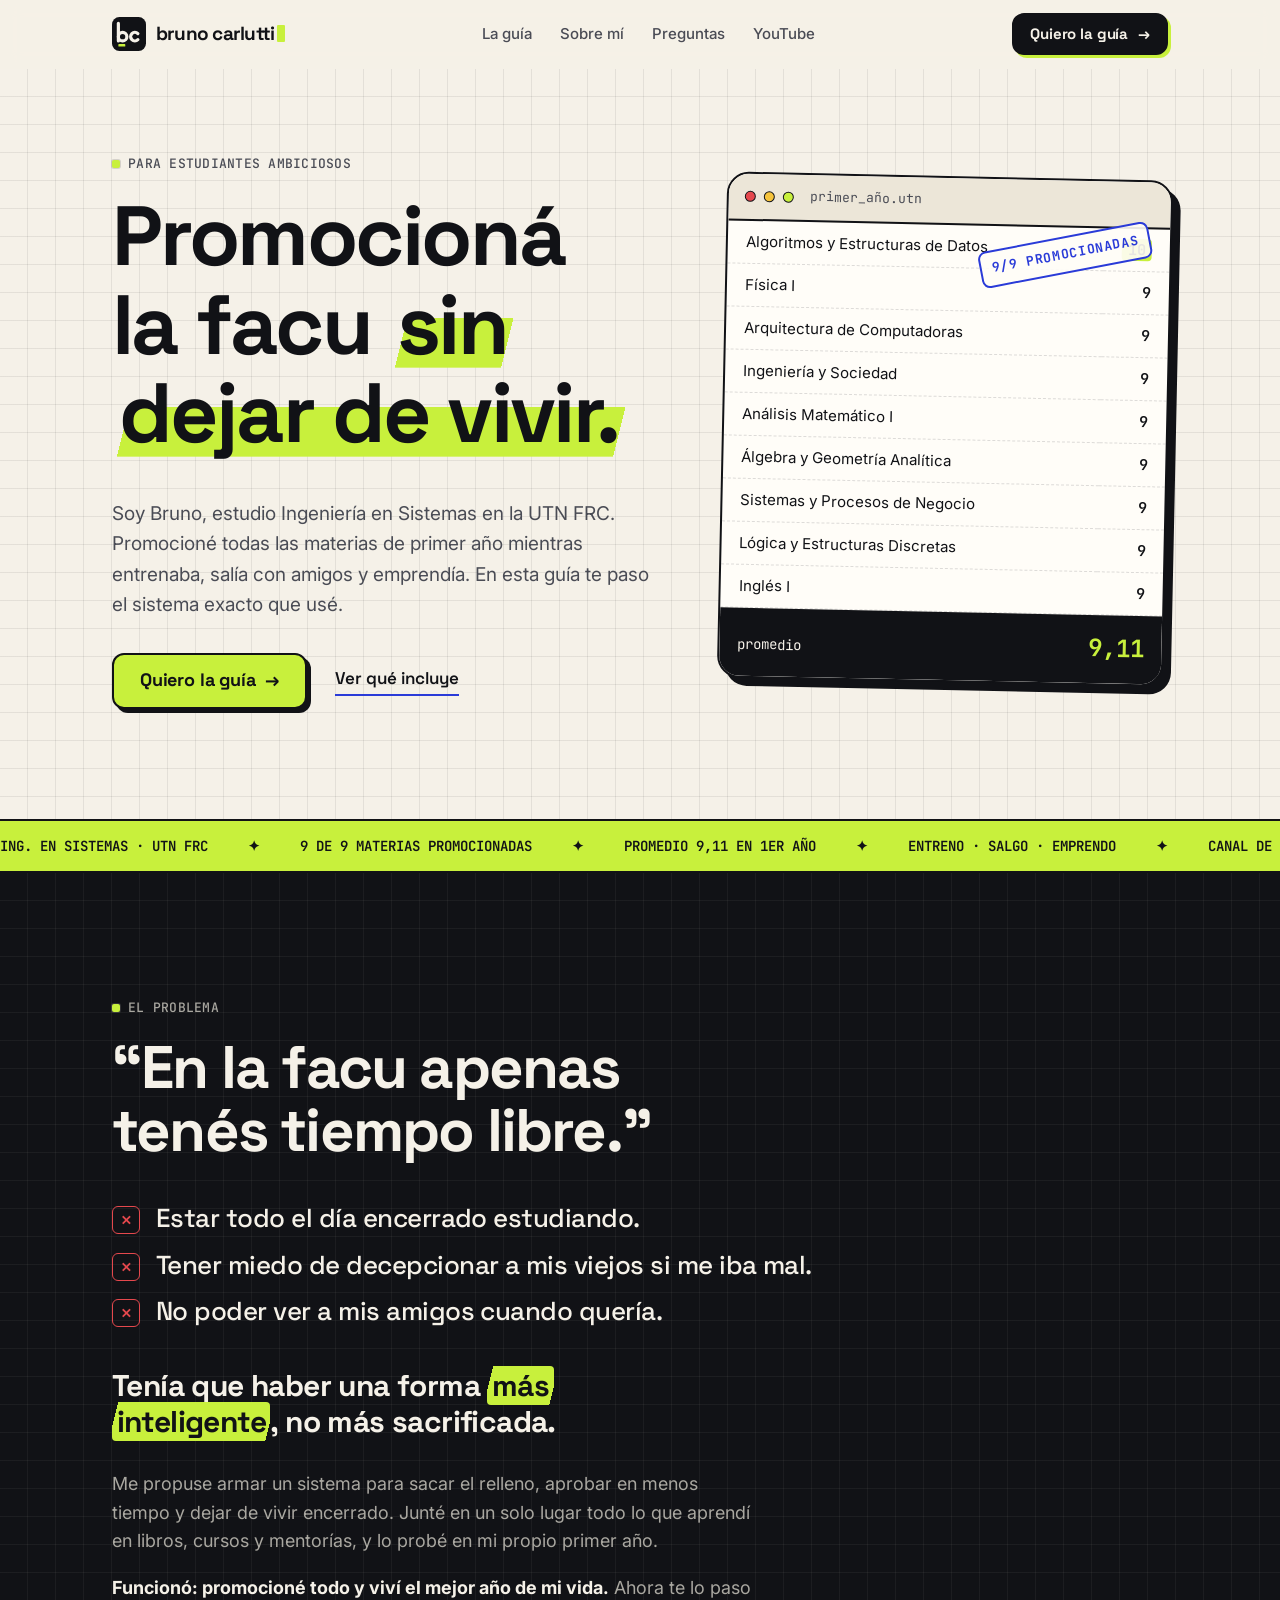
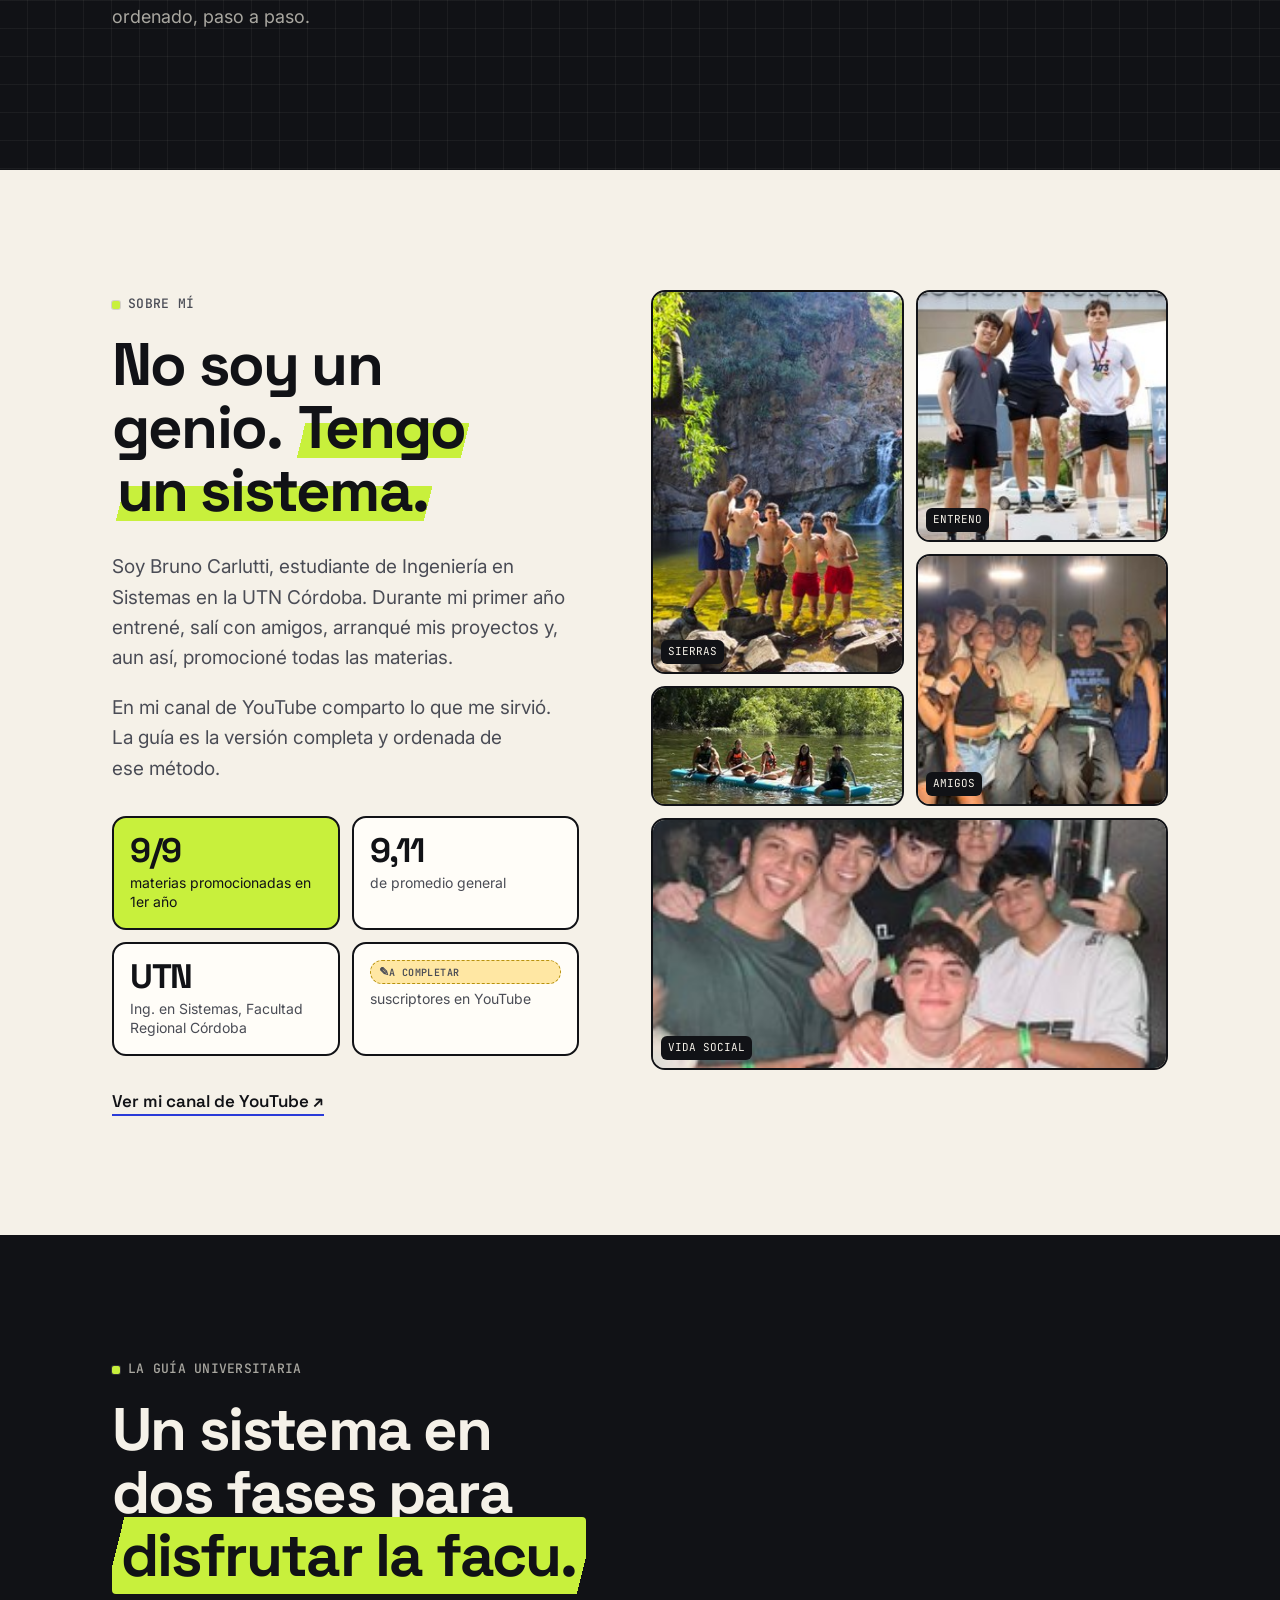
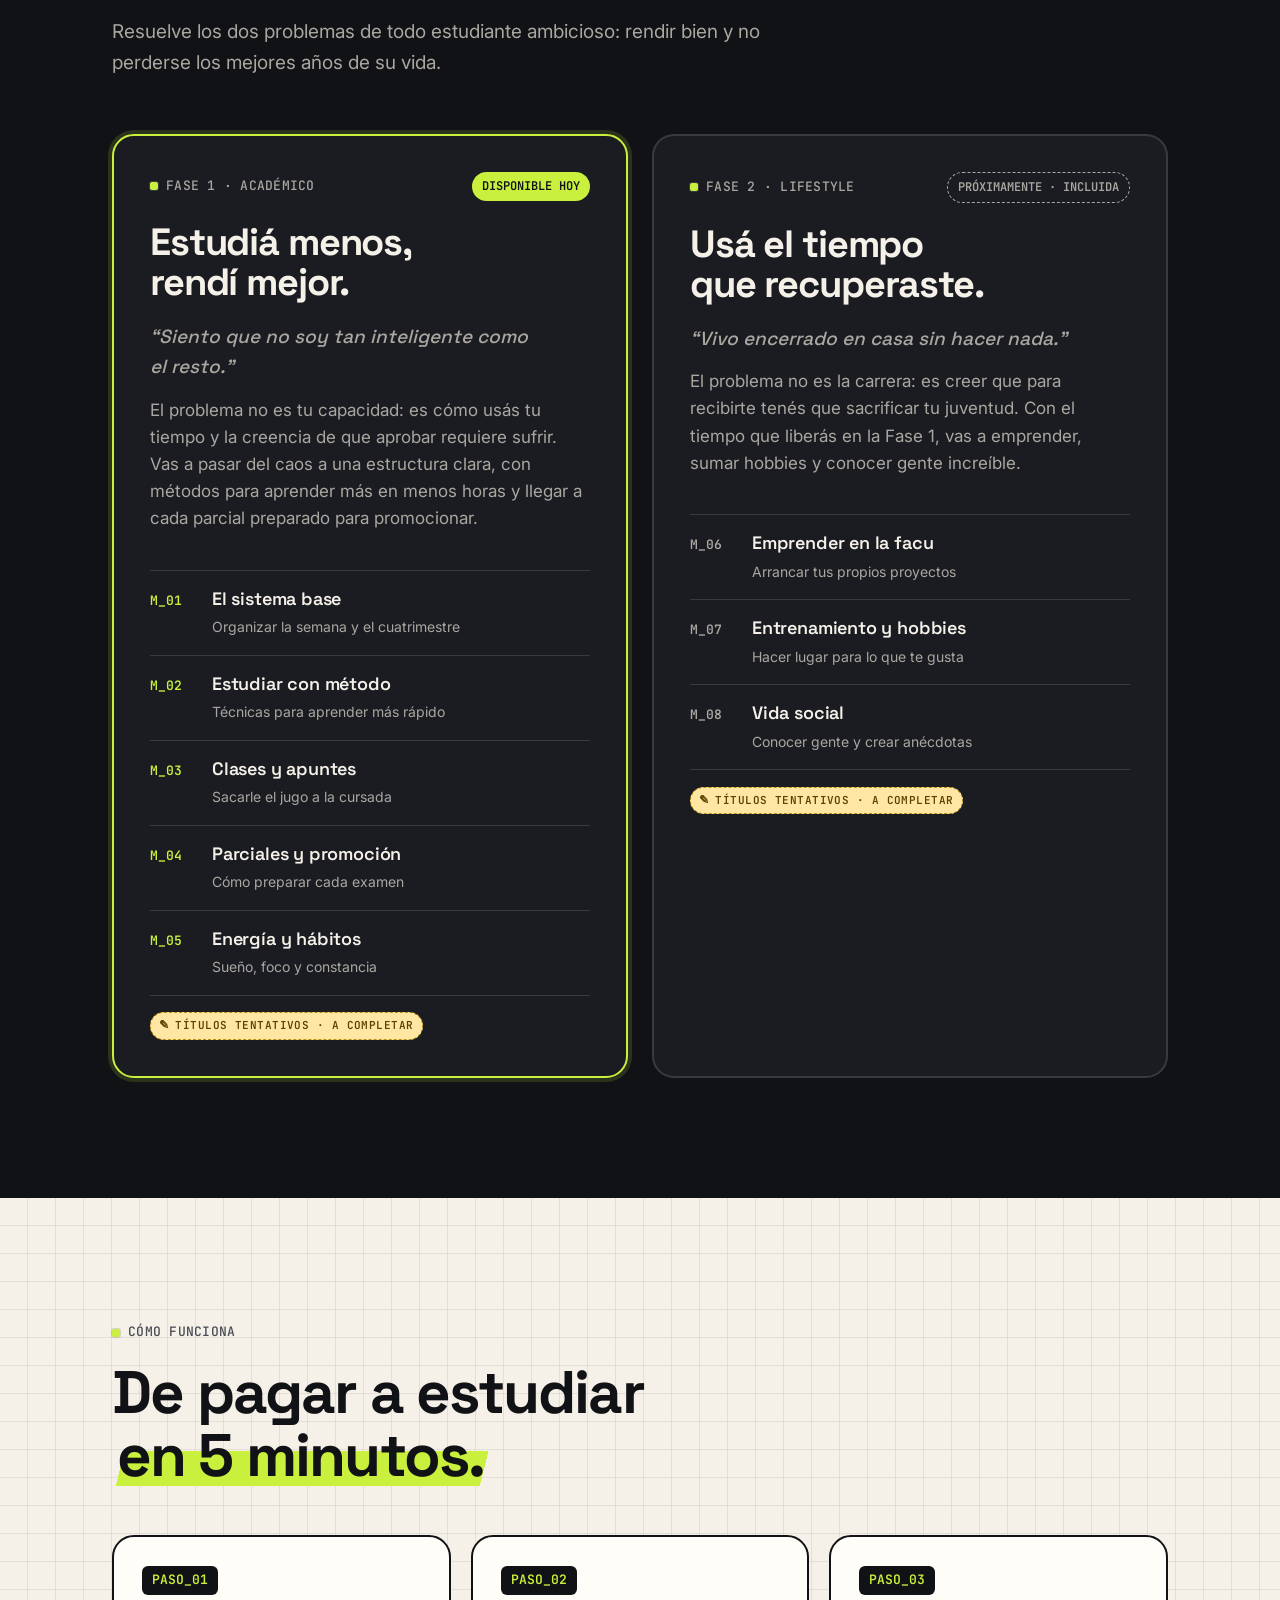
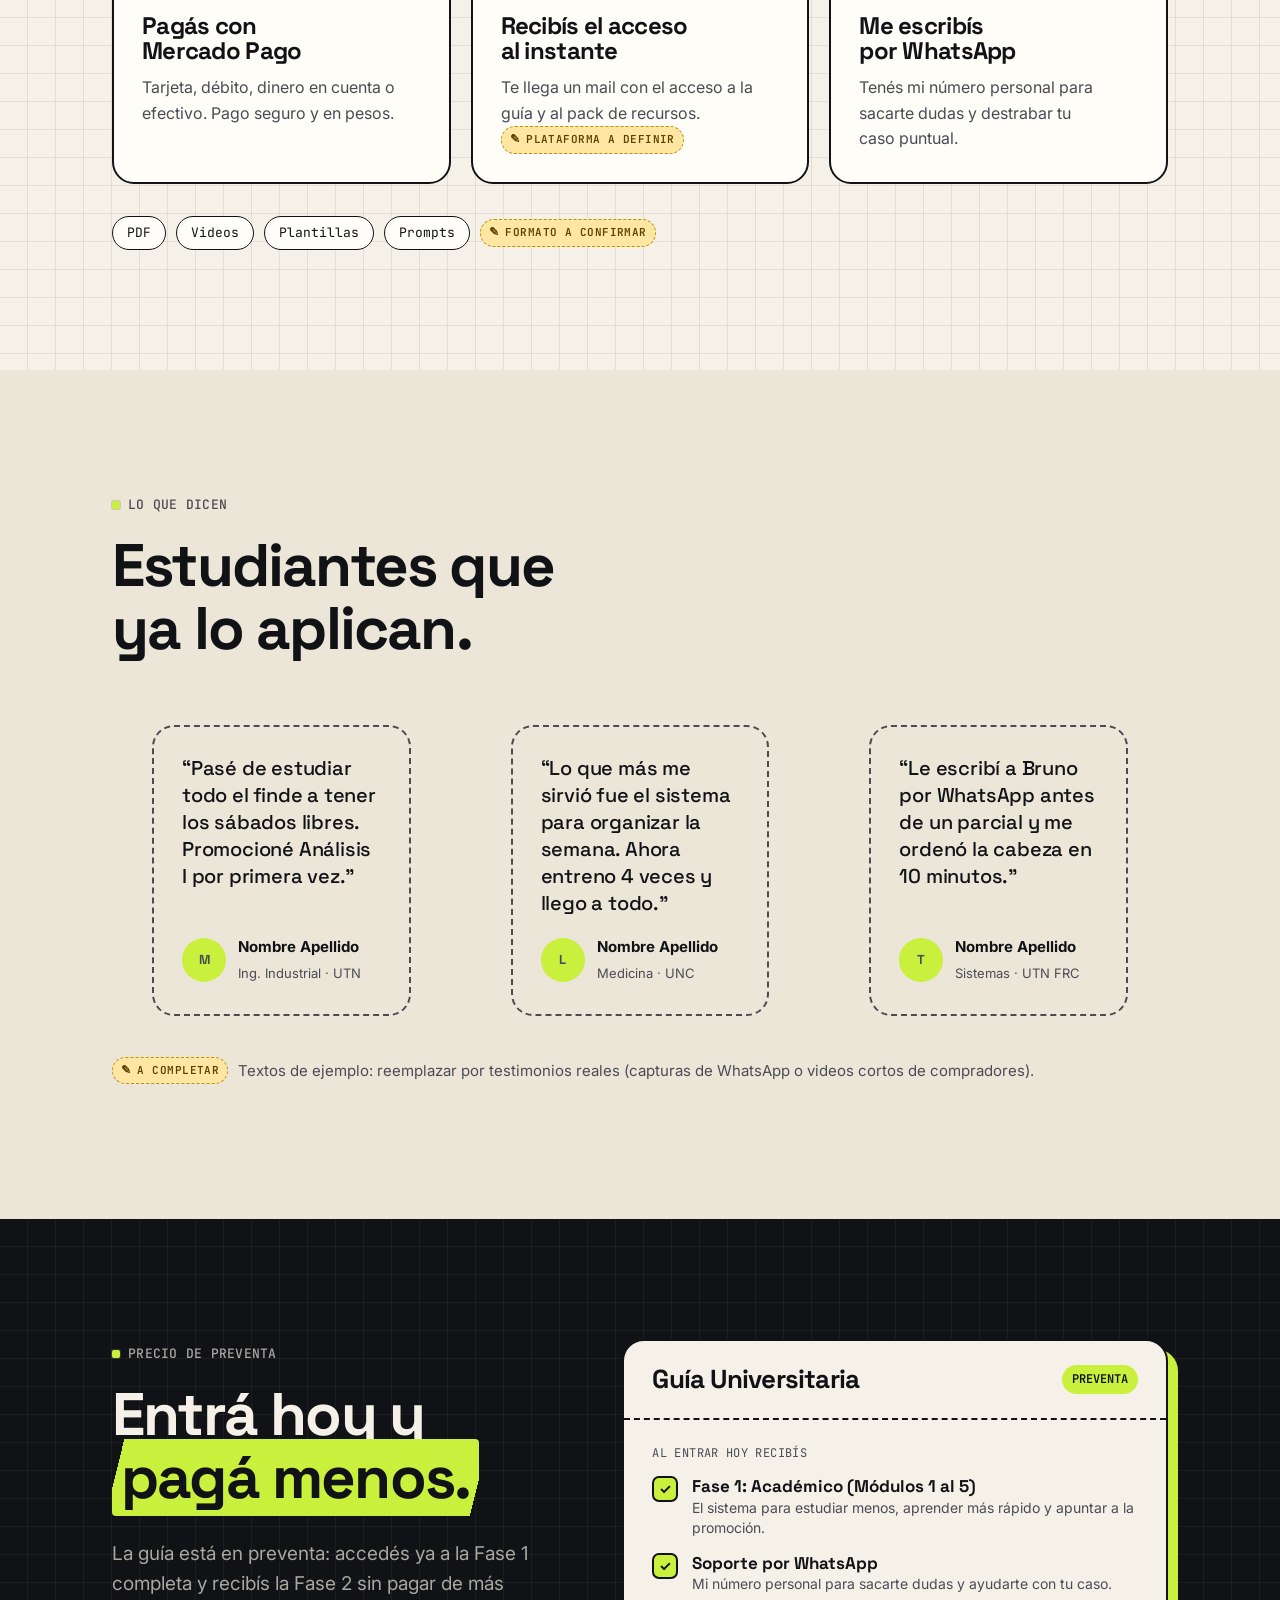
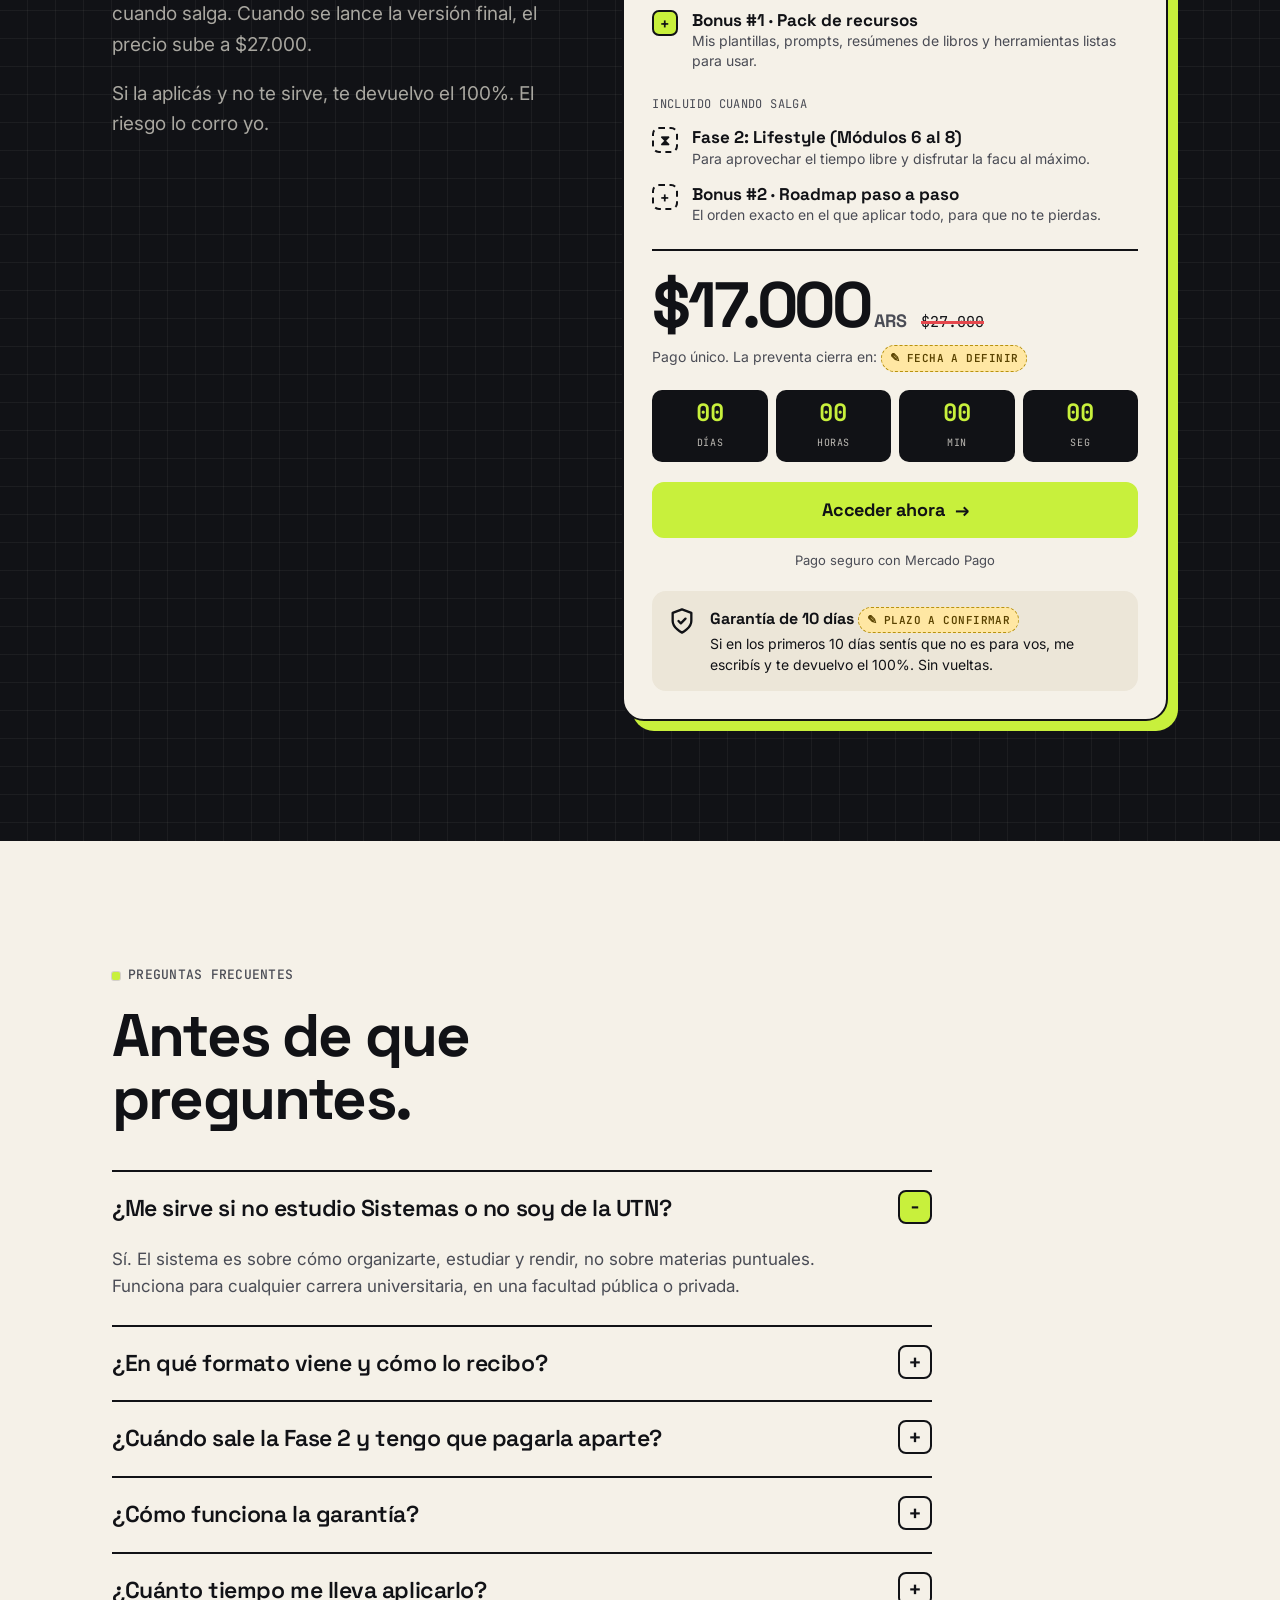
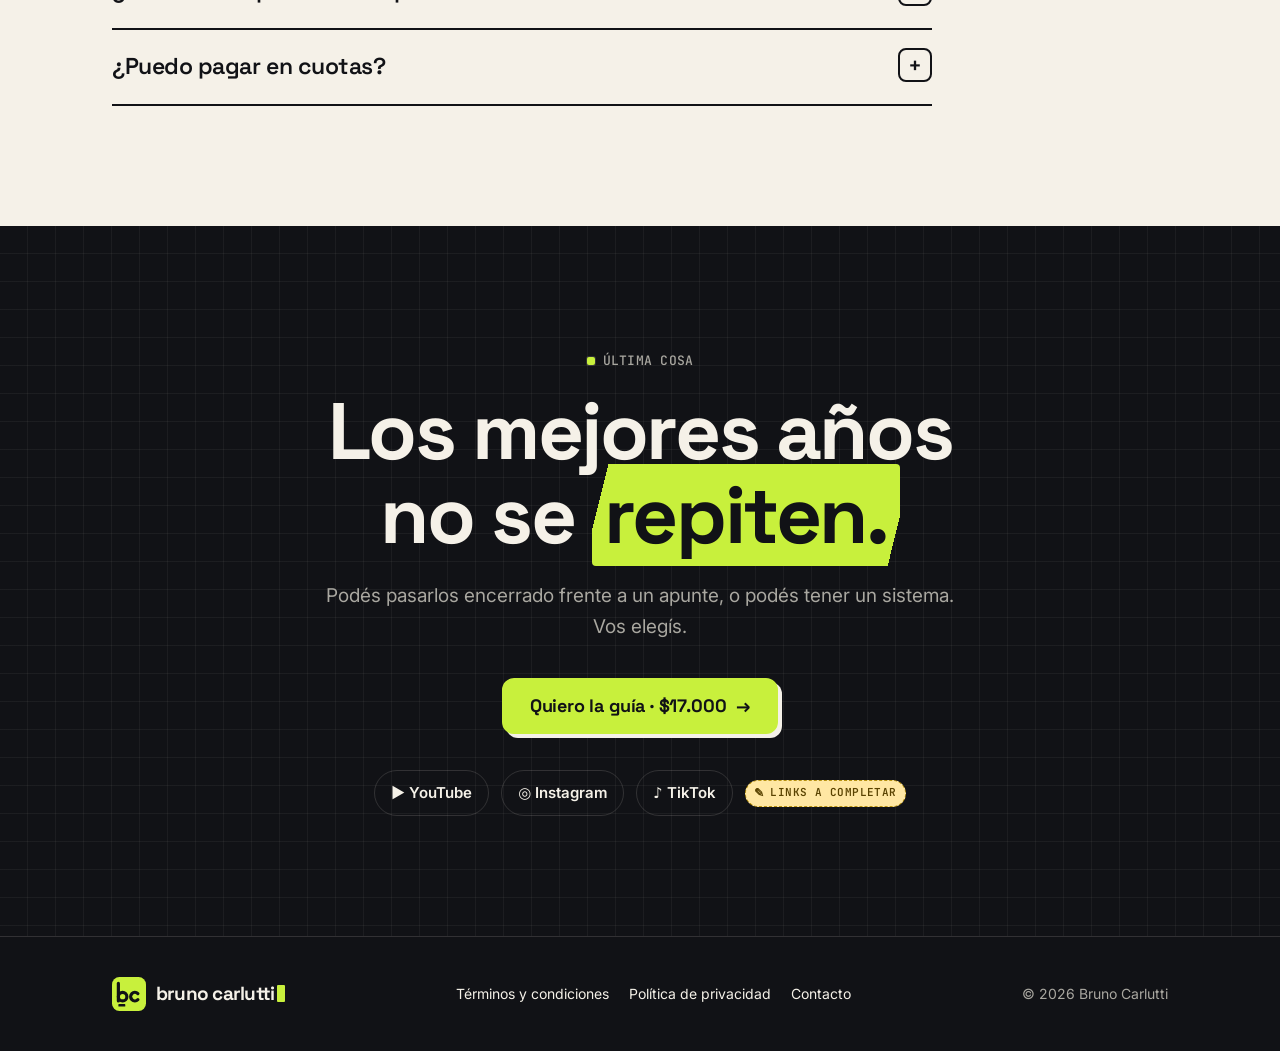
<file: index.html>
<!doctype html>
<html lang="es-AR">
<head>
  <meta charset="utf-8">
  <meta name="viewport" content="width=device-width, initial-scale=1">
  <title>Bruno Carlutti · Guía Universitaria</title>
  <meta name="description" content="Soy Bruno, estudiante de Ingeniería en Sistemas en la UTN FRC. Promocioné todas las materias de primer año sin dejar de entrenar, salir y emprender. Este es el sistema que usé.">
  <meta name="theme-color" content="#F5F1E8">

  <!-- Open Graph / compartir en WhatsApp e Instagram -->
  <meta property="og:type" content="website">
  <meta property="og:locale" content="es_AR">
  <meta property="og:title" content="Guía Universitaria · Bruno Carlutti">
  <meta property="og:description" content="Promocioná la facu sin dejar de vivir. El sistema que usé para promocionar 9 de 9 materias en primer año.">
  <meta property="og:image" content="https://bautistanicoletti.github.io/bruno-carlutti-demo/assets/img/podio.jpg">
  <meta property="og:url" content="https://bautistanicoletti.github.io/bruno-carlutti-demo/"><!-- A completar: imagen 1200×630 con la marca y la URL absoluta del dominio final -->
  <meta name="twitter:card" content="summary_large_image">

  <link rel="icon" href="assets/brand/monograma.svg" type="image/svg+xml">
  <link rel="preconnect" href="https://fonts.googleapis.com">
  <link rel="preconnect" href="https://fonts.gstatic.com" crossorigin>
  <link href="https://fonts.googleapis.com/css2?family=Inter:wght@400;500;600&family=JetBrains+Mono:wght@500;600;700&family=Space+Grotesk:wght@500;600;700&display=swap" rel="stylesheet">
  <link rel="stylesheet" href="assets/css/styles.css">

  <!-- =====================================================================
       MEDICIÓN (desactivada en la demo)
       1) Meta Pixel: reemplazar PIXEL_ID y descomentar.
       2) GA4: reemplazar G-XXXXXXXXXX y descomentar.
       Eventos que ya dispara assets/js/main.js:
         - ViewContent      → cuando se ve la sección de oferta
         - InitiateCheckout → clic en cualquier botón de pago
         - Purchase         → en gracias.html
       En Mercado Pago, configurar la URL de retorno (back_url / "Redirigir
       después del pago") apuntando a /gracias.html para registrar la compra.
       ===================================================================== -->
  <!--
  <script>
    !function(f,b,e,v,n,t,s){if(f.fbq)return;n=f.fbq=function(){n.callMethod?
    n.callMethod.apply(n,arguments):n.queue.push(arguments)};if(!f._fbq)f._fbq=n;
    n.push=n;n.loaded=!0;n.version='2.0';n.queue=[];t=b.createElement(e);t.async=!0;
    t.src=v;s=b.getElementsByTagName(e)[0];s.parentNode.insertBefore(t,s)}(window,
    document,'script','https://connect.facebook.net/en_US/fbevents.js');
    fbq('init', 'PIXEL_ID'); fbq('track', 'PageView');
  </script>
  <script async src="https://www.googletagmanager.com/gtag/js?id=G-XXXXXXXXXX"></script>
  <script>
    window.dataLayer = window.dataLayer || [];
    function gtag(){dataLayer.push(arguments);}
    gtag('js', new Date()); gtag('config', 'G-XXXXXXXXXX');
  </script>
  -->
</head>
<body>

  <!-- ============ BARRA ============ -->
  <header class="barra">
    <div class="contenedor barra__inner">
      <a href="#inicio" class="logo" aria-label="Bruno Carlutti, inicio">
        <img src="assets/brand/monograma.svg" alt="" width="34" height="34">
        <span class="logo__texto">bruno carlutti</span>
      </a>
      <nav class="nav" aria-label="Principal">
        <a href="#guia">La guía</a>
        <a href="#sobre-mi">Sobre mí</a>
        <a href="#preguntas">Preguntas</a>
        <a href="https://www.youtube.com/" target="_blank" rel="noopener">YouTube</a>
      </nav>
      <a href="#oferta" class="boton">Quiero la guía <span class="flecha" aria-hidden="true">→</span></a>
    </div>
  </header>

  <main id="inicio">

    <!-- ============ HERO ============ -->
    <section class="seccion hero cuadriculado">
      <div class="contenedor hero__grid">
        <div>
          <p class="etiqueta">Para estudiantes ambiciosos</p>
          <h1>Promocioná la facu <span class="resaltado">sin dejar de vivir.</span></h1>
          <p class="bajada">
            Soy Bruno, estudio Ingeniería en Sistemas en la UTN&nbsp;FRC. Promocioné todas las materias de primer año
            mientras entrenaba, salía con amigos y emprendía. En esta guía te paso el sistema exacto que usé.
          </p>
          <div class="hero__acciones">
            <a href="#oferta" class="boton boton--resaltador">Quiero la guía <span class="flecha" aria-hidden="true">→</span></a>
            <a href="#guia" class="enlace">Ver qué incluye</a>
          </div>
        </div>

        <div class="aparece">
          <div class="boletin" role="figure" aria-label="Notas reales de primer año de Bruno en la UTN FRC">
            <div class="boletin__barra">
              <span class="punto"></span><span class="punto"></span><span class="punto"></span>
              <span class="mono">primer_año.utn</span>
            </div>
            <table>
              <tbody>
                <tr class="diez"><td>Algoritmos y Estructuras de Datos</td><td><span>10</span></td></tr>
                <tr><td>Física I</td><td>9</td></tr>
                <tr><td>Arquitectura de Computadoras</td><td>9</td></tr>
                <tr><td>Ingeniería y Sociedad</td><td>9</td></tr>
                <tr><td>Análisis Matemático I</td><td>9</td></tr>
                <tr><td>Álgebra y Geometría Analítica</td><td>9</td></tr>
                <tr><td>Sistemas y Procesos de Negocio</td><td>9</td></tr>
                <tr><td>Lógica y Estructuras Discretas</td><td>9</td></tr>
                <tr><td>Inglés I</td><td>9</td></tr>
              </tbody>
            </table>
            <div class="boletin__pie"><span>promedio</span><strong>9,11</strong></div>
            <span class="sello">9/9 promocionadas</span>
          </div>
        </div>
      </div>
    </section>

    <!-- Franja de credibilidad -->
    <div class="franja" aria-label="Datos de Bruno">
      <div class="franja__pista">
        <span>Ing. en Sistemas · UTN FRC</span>
        <span>9 de 9 materias promocionadas</span>
        <span>Promedio 9,11 en 1er año</span>
        <span>Entreno · Salgo · Emprendo</span>
        <span>Canal de YouTube</span>
        <!-- duplicado para la marquesina continua -->
        <span aria-hidden="true">Ing. en Sistemas · UTN FRC</span>
        <span aria-hidden="true">9 de 9 materias promocionadas</span>
        <span aria-hidden="true">Promedio 9,11 en 1er año</span>
        <span aria-hidden="true">Entreno · Salgo · Emprendo</span>
        <span aria-hidden="true">Canal de YouTube</span>
      </div>
    </div>

    <!-- ============ PROBLEMA ============ -->
    <section class="seccion tema-oscuro cuadriculado" id="problema">
      <div class="contenedor">
        <p class="etiqueta">El problema</p>
        <h2 class="titulo-seccion aparece">“En la facu apenas tenés tiempo libre.”</h2>
        <ul class="mitos aparece">
          <li>Estar todo el día encerrado estudiando.</li>
          <li>Tener miedo de decepcionar a mis viejos si me iba mal.</li>
          <li>No poder ver a mis amigos cuando quería.</li>
        </ul>
        <p class="giro aparece">Tenía que haber una forma <span class="resaltado">más inteligente</span>, no más sacrificada.</p>
        <div class="historia aparece">
          <p>
            Me propuse armar un sistema para sacar el relleno, aprobar en menos tiempo y dejar de vivir encerrado.
            Junté en un solo lugar todo lo que aprendí en libros, cursos y mentorías, y lo probé en mi propio primer año.
          </p>
          <p><strong>Funcionó: promocioné todo y viví el mejor año de mi vida.</strong> Ahora te lo paso ordenado, paso a paso.</p>
        </div>
      </div>
    </section>

    <!-- ============ SOBRE MÍ ============ -->
    <section class="seccion" id="sobre-mi">
      <div class="contenedor sobre__grid">
        <div class="aparece">
          <p class="etiqueta">Sobre mí</p>
          <h2 class="titulo-seccion">No soy un genio. <span class="resaltado">Tengo un sistema.</span></h2>
          <p class="bajada">
            Soy Bruno Carlutti, estudiante de Ingeniería en Sistemas en la UTN Córdoba. Durante mi primer año entrené,
            salí con amigos, arranqué mis proyectos y, aun así, promocioné todas las materias.
          </p>
          <p class="bajada">
            En mi canal de YouTube comparto lo que me sirvió. La guía es la versión completa y ordenada de ese método.
          </p>
          <div class="datos">
            <div class="dato dato--acento"><strong>9/9</strong><span>materias promocionadas en 1er año</span></div>
            <div class="dato"><strong>9,11</strong><span>de promedio general</span></div>
            <div class="dato"><strong>UTN</strong><span>Ing. en Sistemas, Facultad Regional Córdoba</span></div>
            <div class="dato"><strong><span class="pendiente">A completar</span></strong><span>suscriptores en YouTube</span></div>
          </div>
          <a href="https://www.youtube.com/" target="_blank" rel="noopener" class="enlace">Ver mi canal de YouTube ↗</a>
        </div>

        <div class="bento aparece" aria-label="Fotos de Bruno">
          <figure class="b-1"><img src="assets/img/cascada.jpg" alt="Bruno con amigos en una cascada de las sierras" width="242" height="368" loading="lazy"><figcaption>Sierras</figcaption></figure>
          <figure class="b-2"><img src="assets/img/podio.jpg" alt="Bruno en el podio de una competencia deportiva" width="210" height="268" loading="lazy"><figcaption>Entreno</figcaption></figure>
          <figure class="b-3"><img src="assets/img/amigos-noche.jpg" alt="Bruno con amigos a la noche" width="210" height="152" loading="lazy"><figcaption>Amigos</figcaption></figure>
          <figure class="b-5"><img src="assets/img/kayak.jpg" alt="Bruno y amigos en tabla de paddle en un río" width="276" height="134" loading="lazy"></figure>
          <figure class="b-6"><img src="assets/img/fiesta.jpg" alt="Bruno con amigos en una fiesta" width="242" height="294" loading="lazy"><figcaption>Vida social</figcaption></figure>
        </div>
      </div>
    </section>

    <!-- ============ LA GUÍA ============ -->
    <section class="seccion tema-oscuro" id="guia">
      <div class="contenedor">
        <p class="etiqueta">La Guía Universitaria</p>
        <h2 class="titulo-seccion aparece">Un sistema en dos fases para <span class="resaltado">disfrutar la facu.</span></h2>
        <p class="bajada aparece">Resuelve los dos problemas de todo estudiante ambicioso: rendir bien y no perderse los mejores años de su vida.</p>

        <div class="fases">
          <article class="fase fase--activa aparece">
            <div class="fase__cabecera">
              <span class="etiqueta" style="margin:0">Fase 1 · Académico</span>
              <span class="estado estado--ok">Disponible hoy</span>
            </div>
            <h3>Estudiá menos, rendí mejor.</h3>
            <p class="fase__dolor">“Siento que no soy tan inteligente como el resto.”</p>
            <p>
              El problema no es tu capacidad: es cómo usás tu tiempo y la creencia de que aprobar requiere sufrir.
              Vas a pasar del caos a una estructura clara, con métodos para aprender más en menos horas y llegar a cada
              parcial preparado para promocionar.
            </p>
            <ul class="modulos">
              <li><span class="mono">M_01</span><div><strong>El sistema base</strong><small>Organizar la semana y el cuatrimestre</small></div></li>
              <li><span class="mono">M_02</span><div><strong>Estudiar con método</strong><small>Técnicas para aprender más rápido</small></div></li>
              <li><span class="mono">M_03</span><div><strong>Clases y apuntes</strong><small>Sacarle el jugo a la cursada</small></div></li>
              <li><span class="mono">M_04</span><div><strong>Parciales y promoción</strong><small>Cómo preparar cada examen</small></div></li>
              <li><span class="mono">M_05</span><div><strong>Energía y hábitos</strong><small>Sueño, foco y constancia</small></div></li>
            </ul>
            <p style="margin:16px 0 0"><span class="pendiente">Títulos tentativos · A completar</span></p>
          </article>

          <article class="fase aparece">
            <div class="fase__cabecera">
              <span class="etiqueta" style="margin:0">Fase 2 · Lifestyle</span>
              <span class="estado estado--pronto">Próximamente · incluida</span>
            </div>
            <h3>Usá el tiempo que recuperaste.</h3>
            <p class="fase__dolor">“Vivo encerrado en casa sin hacer nada.”</p>
            <p>
              El problema no es la carrera: es creer que para recibirte tenés que sacrificar tu juventud. Con el tiempo que
              liberás en la Fase 1, vas a emprender, sumar hobbies y conocer gente increíble.
            </p>
            <ul class="modulos">
              <li><span class="mono">M_06</span><div><strong>Emprender en la facu</strong><small>Arrancar tus propios proyectos</small></div></li>
              <li><span class="mono">M_07</span><div><strong>Entrenamiento y hobbies</strong><small>Hacer lugar para lo que te gusta</small></div></li>
              <li><span class="mono">M_08</span><div><strong>Vida social</strong><small>Conocer gente y crear anécdotas</small></div></li>
            </ul>
            <p style="margin:16px 0 0"><span class="pendiente">Títulos tentativos · A completar</span></p>
          </article>
        </div>
      </div>
    </section>

    <!-- ============ CÓMO FUNCIONA ============ -->
    <section class="seccion cuadriculado" id="como-funciona">
      <div class="contenedor">
        <p class="etiqueta">Cómo funciona</p>
        <h2 class="titulo-seccion aparece">De pagar a estudiar <span class="resaltado">en 5 minutos.</span></h2>
        <div class="pasos">
          <div class="paso aparece">
            <span class="paso__num">PASO_01</span>
            <h3>Pagás con Mercado Pago</h3>
            <p>Tarjeta, débito, dinero en cuenta o efectivo. Pago seguro y en pesos.</p>
          </div>
          <div class="paso aparece">
            <span class="paso__num">PASO_02</span>
            <h3>Recibís el acceso al instante</h3>
            <p>Te llega un mail con el acceso a la guía y al pack de recursos. <span class="pendiente">Plataforma a definir</span></p>
          </div>
          <div class="paso aparece">
            <span class="paso__num">PASO_03</span>
            <h3>Me escribís por WhatsApp</h3>
            <p>Tenés mi número personal para sacarte dudas y destrabar tu caso puntual.</p>
          </div>
        </div>
        <div class="formatos aparece">
          <span class="chip">PDF</span><span class="chip">Videos</span><span class="chip">Plantillas</span><span class="chip">Prompts</span>
          <span class="pendiente">Formato a confirmar</span>
        </div>
      </div>
    </section>

    <!-- ============ TESTIMONIOS ============ -->
    <section class="seccion" id="testimonios" style="background:var(--papel-2)">
      <div class="contenedor">
        <p class="etiqueta">Lo que dicen</p>
        <h2 class="titulo-seccion aparece">Estudiantes que ya lo aplican.</h2>
        <div class="testimonios">
          <figure class="testimonio aparece">
            <blockquote>“Pasé de estudiar todo el finde a tener los sábados libres. Promocioné Análisis I por primera vez.”</blockquote>
            <footer><span class="avatar">M</span><div><strong>Nombre Apellido</strong><span>Ing. Industrial · UTN</span></div></footer>
          </figure>
          <figure class="testimonio aparece">
            <blockquote>“Lo que más me sirvió fue el sistema para organizar la semana. Ahora entreno 4 veces y llego a todo.”</blockquote>
            <footer><span class="avatar">L</span><div><strong>Nombre Apellido</strong><span>Medicina · UNC</span></div></footer>
          </figure>
          <figure class="testimonio aparece">
            <blockquote>“Le escribí a Bruno por WhatsApp antes de un parcial y me ordenó la cabeza en 10 minutos.”</blockquote>
            <footer><span class="avatar">T</span><div><strong>Nombre Apellido</strong><span>Sistemas · UTN FRC</span></div></footer>
          </figure>
        </div>
        <p class="aviso-pendiente"><span class="pendiente">A completar</span> Textos de ejemplo: reemplazar por testimonios reales (capturas de WhatsApp o videos cortos de compradores).</p>
      </div>
    </section>

    <!-- ============ OFERTA ============ -->
    <section class="seccion tema-oscuro cuadriculado" id="oferta">
      <div class="contenedor oferta__grid">
        <div class="aparece">
          <p class="etiqueta">Precio de preventa</p>
          <h2 class="titulo-seccion">Entrá hoy y <span class="resaltado">pagá menos.</span></h2>
          <p class="bajada">
            La guía está en preventa: accedés ya a la Fase 1 completa y recibís la Fase 2 sin pagar de más cuando salga.
            Cuando se lance la versión final, el precio sube a $27.000.
          </p>
          <p class="bajada">Si la aplicás y no te sirve, te devuelvo el 100%. El riesgo lo corro yo.</p>
        </div>

        <div class="ticket aparece">
          <div class="ticket__cabecera">
            <h3>Guía Universitaria</h3>
            <span class="estado estado--ok">Preventa</span>
          </div>
          <div class="ticket__cuerpo">
            <p class="subtitulo-lista">Al entrar hoy recibís</p>
            <ul class="incluye">
              <li><span class="icono" aria-hidden="true">✓</span><div><strong>Fase 1: Académico (Módulos 1 al 5)</strong><small>El sistema para estudiar menos, aprender más rápido y apuntar a la promoción.</small></div></li>
              <li><span class="icono" aria-hidden="true">✓</span><div><strong>Soporte por WhatsApp</strong><small>Mi número personal para sacarte dudas y ayudarte con tu caso.</small></div></li>
              <li><span class="icono" aria-hidden="true">+</span><div><strong>Bonus #1 · Pack de recursos</strong><small>Mis plantillas, prompts, resúmenes de libros y herramientas listas para usar.</small></div></li>
            </ul>
            <p class="subtitulo-lista">Incluido cuando salga</p>
            <ul class="incluye">
              <li><span class="icono icono--pronto" aria-hidden="true">⧗</span><div><strong>Fase 2: Lifestyle (Módulos 6 al 8)</strong><small>Para aprovechar el tiempo libre y disfrutar la facu al máximo.</small></div></li>
              <li><span class="icono icono--pronto" aria-hidden="true">+</span><div><strong>Bonus #2 · Roadmap paso a paso</strong><small>El orden exacto en el que aplicar todo, para que no te pierdas.</small></div></li>
            </ul>

            <div class="precio">
              <div class="precio__fila">
                <span class="precio__monto">$17.000<small>ARS</small></span>
                <span class="precio__antes tachado">$27.000</span>
              </div>
              <p class="precio__nota">Pago único. La preventa cierra en: <span class="pendiente">Fecha a definir</span></p>
              <div class="cuenta" data-cierre="2026-11-30T23:59:00-03:00" aria-label="Tiempo restante de la preventa">
                <div><strong data-d>00</strong><span>días</span></div>
                <div><strong data-h>00</strong><span>horas</span></div>
                <div><strong data-m>00</strong><span>min</span></div>
                <div><strong data-s>00</strong><span>seg</span></div>
              </div>
              <a href="https://mpago.la/13f9q4i" class="boton boton--resaltador boton--ancho" data-track="InitiateCheckout" rel="noopener">Acceder ahora <span class="flecha" aria-hidden="true">→</span></a>
              <p class="pago-seguro">Pago seguro con Mercado Pago</p>
            </div>

            <div class="garantia">
              <svg width="28" height="28" viewBox="0 0 24 24" fill="none" stroke="currentColor" stroke-width="2" stroke-linecap="round" stroke-linejoin="round" aria-hidden="true"><path d="M12 22s8-4 8-10V5l-8-3-8 3v7c0 6 8 10 8 10z"/><path d="m9 12 2 2 4-4"/></svg>
              <div>
                <strong>Garantía de 10 días <span class="pendiente">Plazo a confirmar</span></strong>
                Si en los primeros 10 días sentís que no es para vos, me escribís y te devuelvo el 100%. Sin vueltas.
              </div>
            </div>
          </div>
        </div>
      </div>
    </section>

    <!-- ============ FAQ ============ -->
    <section class="seccion" id="preguntas">
      <div class="contenedor">
        <p class="etiqueta">Preguntas frecuentes</p>
        <h2 class="titulo-seccion aparece">Antes de que preguntes.</h2>
        <div class="faq aparece">
          <details open>
            <summary>¿Me sirve si no estudio Sistemas o no soy de la UTN?</summary>
            <div class="respuesta"><p>Sí. El sistema es sobre cómo organizarte, estudiar y rendir, no sobre materias puntuales. Funciona para cualquier carrera universitaria, en una facultad pública o privada.</p></div>
          </details>
          <details>
            <summary>¿En qué formato viene y cómo lo recibo?</summary>
            <div class="respuesta"><p>Apenas pagás te llega un mail con el acceso. <span class="pendiente">A completar: formato (PDF, videos, Notion) y plataforma</span></p></div>
          </details>
          <details>
            <summary>¿Cuándo sale la Fase 2 y tengo que pagarla aparte?</summary>
            <div class="respuesta"><p>No pagás nada extra: si entrás en la preventa, la Fase 2 y el Bonus #2 te llegan automáticamente cuando salgan. <span class="pendiente">A completar: fecha estimada</span></p></div>
          </details>
          <details>
            <summary>¿Cómo funciona la garantía?</summary>
            <div class="respuesta"><p>Si en los primeros 10 días sentís que no te sirve, me escribís por WhatsApp o mail y te devuelvo el 100% por Mercado Pago. No te pido explicaciones.</p></div>
          </details>
          <details>
            <summary>¿Cuánto tiempo me lleva aplicarlo?</summary>
            <div class="respuesta"><p>La idea es justamente que estudies menos horas. Podés leer la Fase 1 en un fin de semana y empezar a aplicar el sistema la semana siguiente. <span class="pendiente">A validar</span></p></div>
          </details>
          <details>
            <summary>¿Puedo pagar en cuotas?</summary>
            <div class="respuesta"><p>Sí, Mercado Pago te muestra las cuotas disponibles según tu tarjeta al momento de pagar.</p></div>
          </details>
        </div>
      </div>
    </section>

    <!-- ============ CIERRE ============ -->
    <section class="seccion tema-oscuro cuadriculado cierre">
      <div class="contenedor">
        <p class="etiqueta">Última cosa</p>
        <h2 class="aparece">Los mejores años no se <span class="resaltado">repiten.</span></h2>
        <p class="bajada aparece">Podés pasarlos encerrado frente a un apunte, o podés tener un sistema. Vos elegís.</p>
        <a href="#oferta" class="boton boton--resaltador aparece">Quiero la guía · $17.000 <span class="flecha" aria-hidden="true">→</span></a>
        <div class="redes">
          <a class="red" href="https://www.youtube.com/" target="_blank" rel="noopener">▶ YouTube</a>
          <a class="red" href="https://www.instagram.com/" target="_blank" rel="noopener">◎ Instagram</a>
          <a class="red" href="https://www.tiktok.com/" target="_blank" rel="noopener">♪ TikTok</a>
          <span class="pendiente" style="align-self:center">Links a completar</span>
        </div>
      </div>
    </section>
  </main>

  <!-- ============ PIE ============ -->
  <footer class="pie tema-oscuro">
    <div class="contenedor pie__inner">
      <a href="#inicio" class="logo"><img src="assets/brand/monograma-claro.svg" alt="" width="34" height="34"><span class="logo__texto">bruno carlutti</span></a>
      <nav aria-label="Legales">
        <a href="terminos.html">Términos y condiciones</a>
        <a href="privacidad.html">Política de privacidad</a>
        <a href="mailto:contacto@brunocarlutti.com">Contacto</a>
      </nav>
      <span>© <span data-anio>2026</span> Bruno Carlutti</span>
    </div>
  </footer>

  <!-- CTA fijo en mobile -->
  <div class="cta-fijo">
    <a href="#oferta" class="boton boton--resaltador">Quiero la guía · $17.000 <span class="flecha" aria-hidden="true">→</span></a>
  </div>

  <script src="assets/js/main.js"></script>
</body>
</html>
</file>
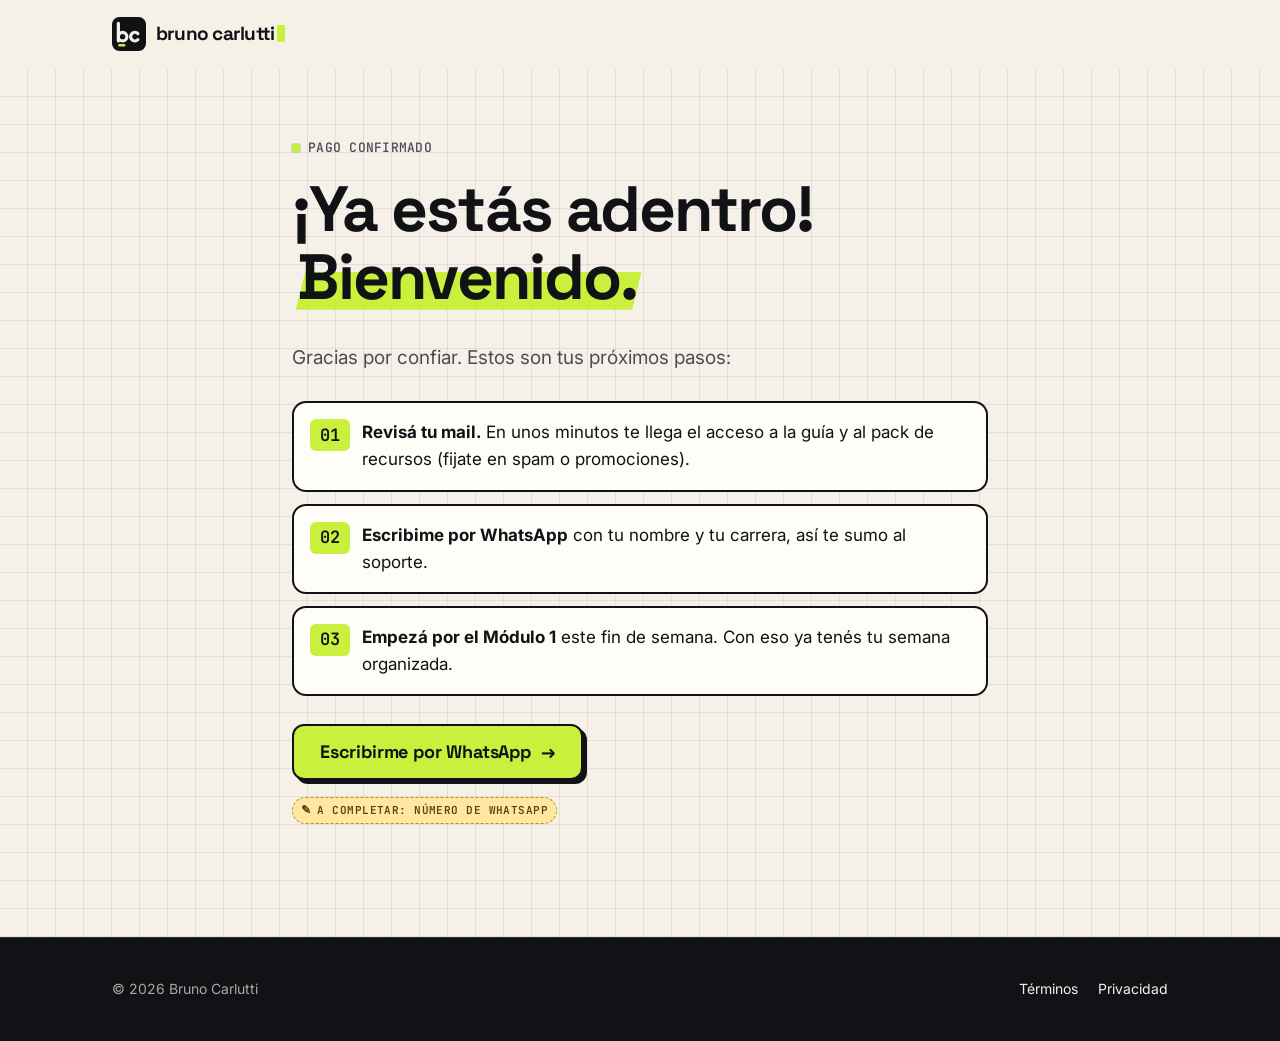
<file: gracias.html>
<!doctype html>
<html lang="es-AR">
<head>
  <meta charset="utf-8">
  <meta name="viewport" content="width=device-width, initial-scale=1">
  <title>¡Gracias! · Bruno Carlutti</title>
  <meta name="robots" content="noindex">
  <link rel="icon" href="assets/brand/monograma.svg" type="image/svg+xml">
  <link rel="preconnect" href="https://fonts.googleapis.com">
  <link rel="preconnect" href="https://fonts.gstatic.com" crossorigin>
  <link href="https://fonts.googleapis.com/css2?family=Inter:wght@400;500;600&family=JetBrains+Mono:wght@500;600;700&family=Space+Grotesk:wght@500;600;700&display=swap" rel="stylesheet">
  <link rel="stylesheet" href="assets/css/styles.css">
  <!-- Pegar acá los mismos snippets de Meta Pixel y GA4 que en index.html -->
</head>
<body>
  <header class="barra">
    <div class="contenedor barra__inner">
      <a href="index.html" class="logo"><img src="assets/brand/monograma.svg" alt="" width="34" height="34"><span class="logo__texto">bruno carlutti</span></a>
    </div>
  </header>

  <main class="simple cuadriculado">
    <div class="contenedor">
      <p class="etiqueta">Pago confirmado</p>
      <h1>¡Ya estás adentro! <span class="resaltado">Bienvenido.</span></h1>
      <p class="bajada">Gracias por confiar. Estos son tus próximos pasos:</p>
      <ol class="lista-pasos">
        <li><div><strong>Revisá tu mail.</strong> En unos minutos te llega el acceso a la guía y al pack de recursos (fijate en spam o promociones).</div></li>
        <li><div><strong>Escribime por WhatsApp</strong> con tu nombre y tu carrera, así te sumo al soporte.</div></li>
        <li><div><strong>Empezá por el Módulo 1</strong> este fin de semana. Con eso ya tenés tu semana organizada.</div></li>
      </ol>
      <a class="boton boton--resaltador" href="https://wa.me/5490000000000?text=Hola%20Bruno%2C%20compr%C3%A9%20la%20Gu%C3%ADa%20Universitaria" rel="noopener">Escribirme por WhatsApp <span class="flecha" aria-hidden="true">→</span></a>
      <p style="margin-top:16px"><span class="pendiente">A completar: número de WhatsApp</span></p>
    </div>
  </main>

  <footer class="pie tema-oscuro" style="padding-bottom:40px">
    <div class="contenedor pie__inner">
      <span>© <span data-anio>2026</span> Bruno Carlutti</span>
      <nav aria-label="Legales"><a href="terminos.html">Términos</a><a href="privacidad.html">Privacidad</a></nav>
    </div>
  </footer>

  <script src="assets/js/main.js"></script>
  <script>
    // Registra la compra (Meta "Purchase" / GA4 "purchase").
    // Para evitar duplicados al recargar, solo se dispara si Mercado Pago devolvió un pago aprobado.
    (function () {
      var q = new URLSearchParams(location.search);
      if (q.get("status") === "approved" || q.get("collection_status") === "approved") {
        window.bcTrack && window.bcTrack("Purchase", { content_name: "Guía Universitaria", value: 17000, currency: "ARS", transaction_id: q.get("payment_id") || undefined });
      }
    })();
  </script>
</body>
</html>
</file>
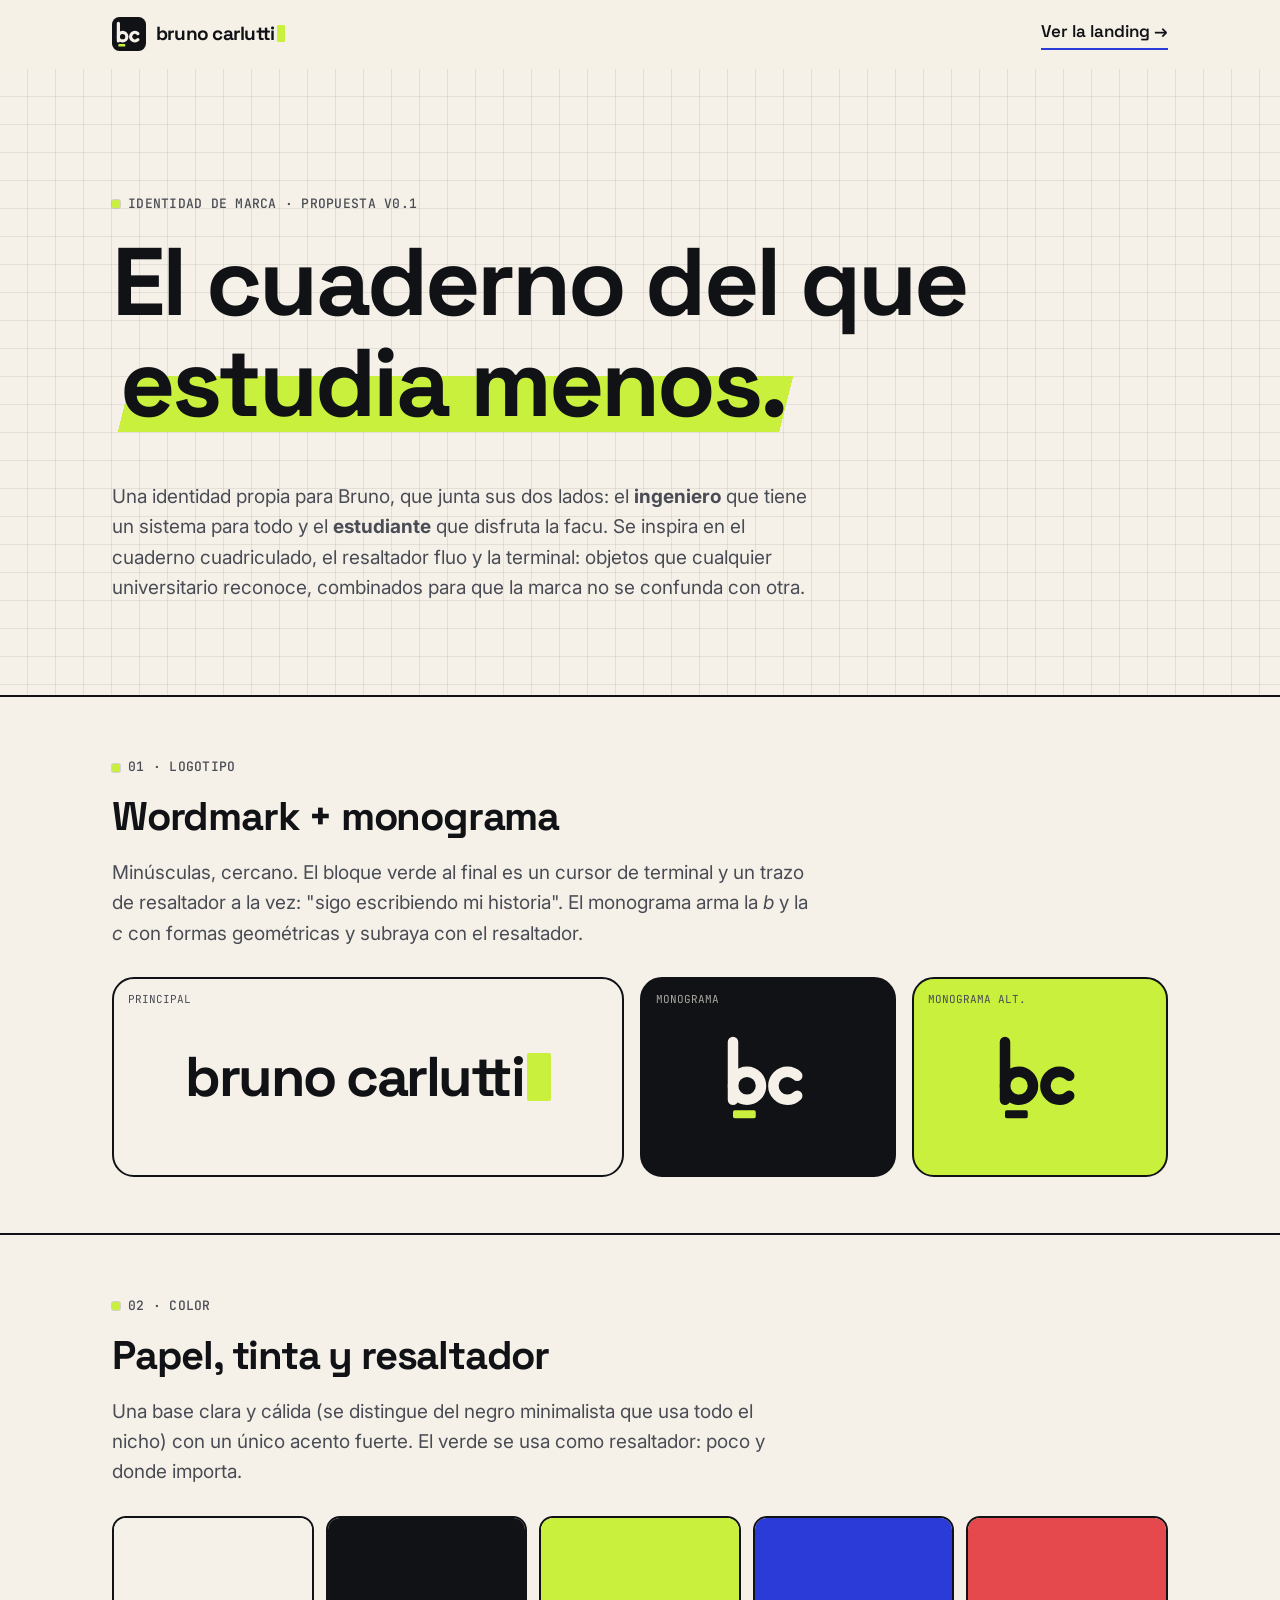
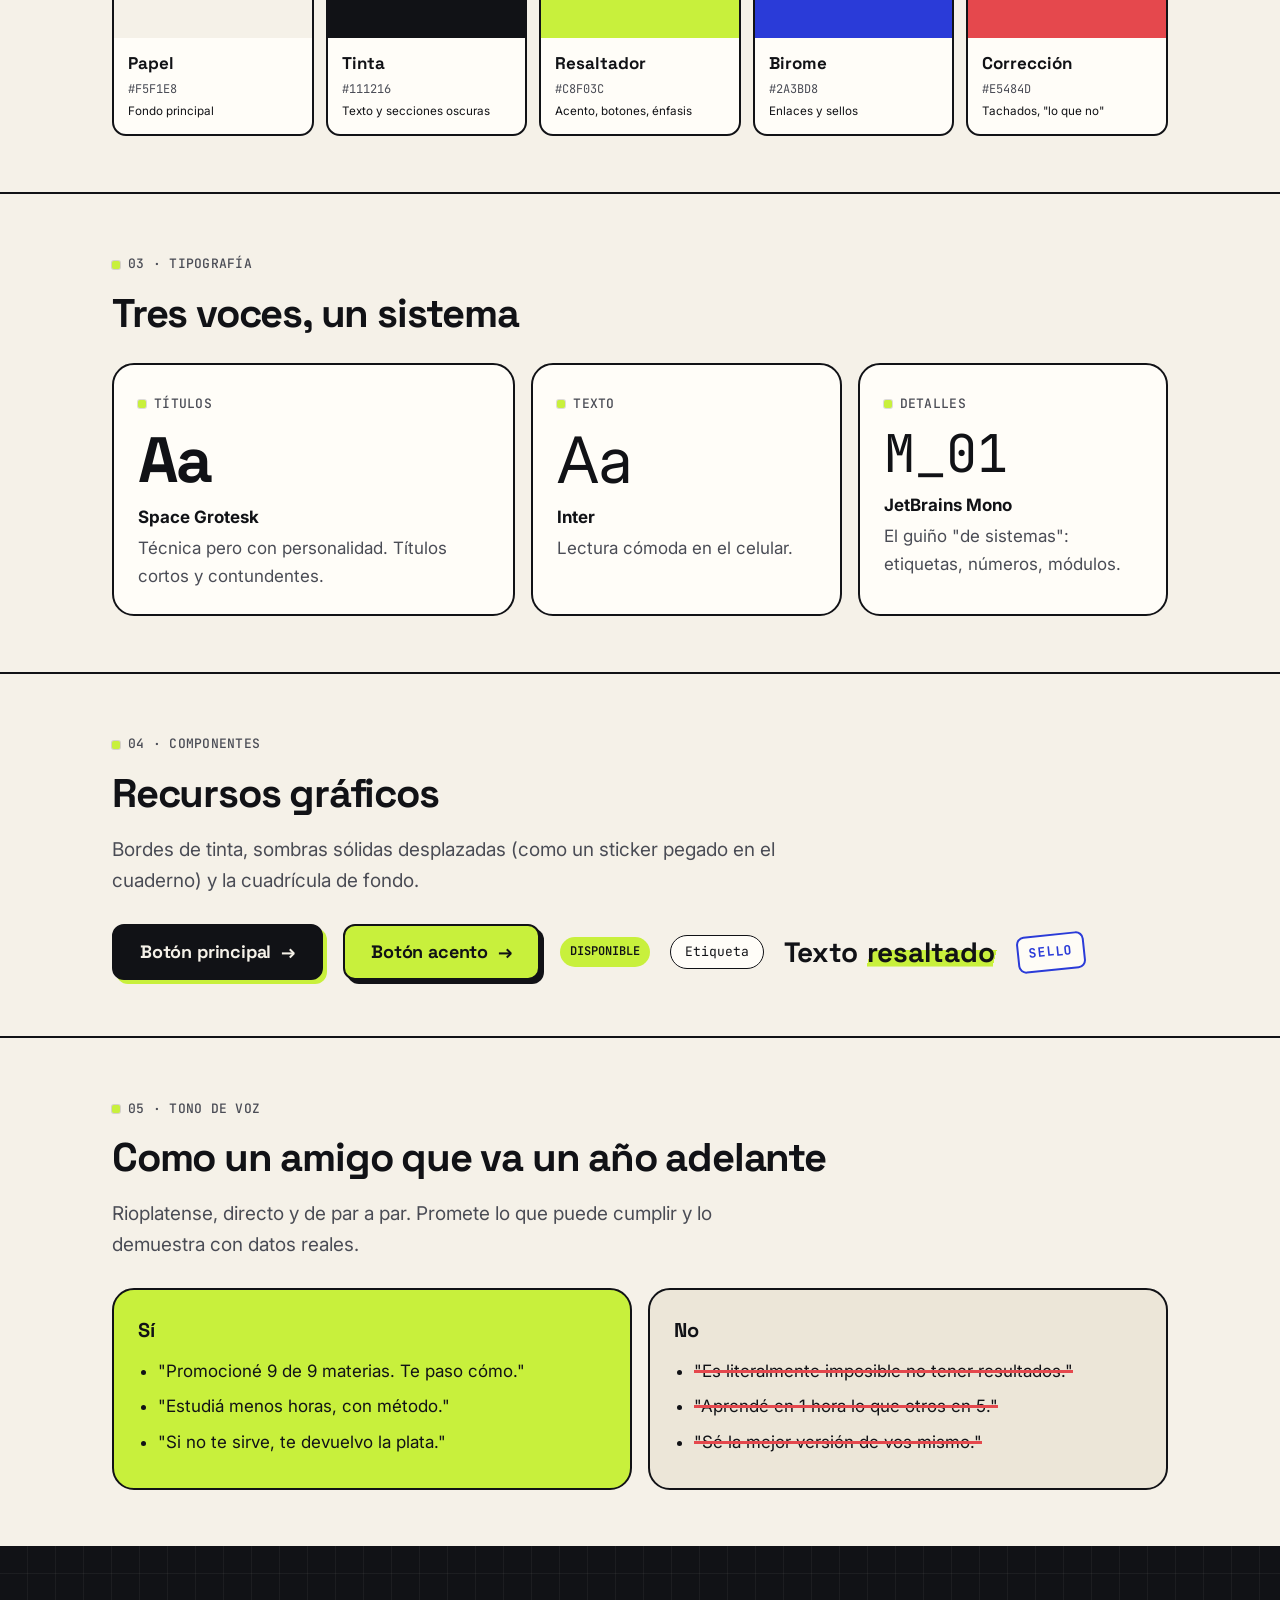
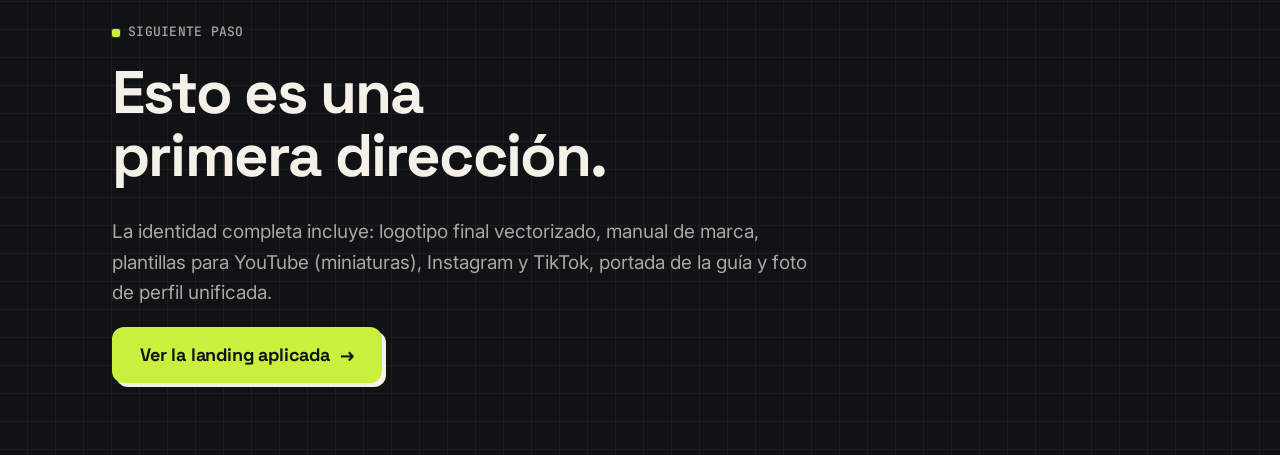
<file: marca.html>
<!doctype html>
<html lang="es-AR">
<head>
  <meta charset="utf-8">
  <meta name="viewport" content="width=device-width, initial-scale=1">
  <title>Identidad de marca · Bruno Carlutti</title>
  <meta name="robots" content="noindex">
  <link rel="icon" href="assets/brand/monograma.svg" type="image/svg+xml">
  <link rel="preconnect" href="https://fonts.googleapis.com">
  <link rel="preconnect" href="https://fonts.gstatic.com" crossorigin>
  <link href="https://fonts.googleapis.com/css2?family=Inter:wght@400;500;600&family=JetBrains+Mono:wght@500;600;700&family=Space+Grotesk:wght@500;600;700&display=swap" rel="stylesheet">
  <link rel="stylesheet" href="assets/css/styles.css">
</head>
<body>
  <header class="barra">
    <div class="contenedor barra__inner">
      <a href="index.html" class="logo"><img src="assets/brand/monograma.svg" alt="" width="34" height="34"><span class="logo__texto">bruno carlutti</span></a>
      <a href="index.html" class="enlace">Ver la landing →</a>
    </div>
  </header>

  <main>
    <section class="seccion cuadriculado marca-hero" style="padding-bottom:72px">
      <div class="contenedor">
        <p class="etiqueta">Identidad de marca · propuesta v0.1</p>
        <h1>El cuaderno del que <span class="resaltado">estudia menos.</span></h1>
        <p class="bajada">
          Una identidad propia para Bruno, que junta sus dos lados: el <strong>ingeniero</strong> que tiene un sistema para
          todo y el <strong>estudiante</strong> que disfruta la facu. Se inspira en el cuaderno cuadriculado, el resaltador
          fluo y la terminal: objetos que cualquier universitario reconoce, combinados para que la marca no se confunda con otra.
        </p>
      </div>
    </section>

    <section class="bloque-marca">
      <div class="contenedor">
        <p class="etiqueta">01 · Logotipo</p>
        <h2>Wordmark + monograma</h2>
        <p class="bajada" style="margin-bottom:28px">Minúsculas, cercano. El bloque verde al final es un cursor de terminal y un trazo de resaltador a la vez: "sigo escribiendo mi historia". El monograma arma la <em>b</em> y la <em>c</em> con formas geométricas y subraya con el resaltador.</p>
        <div class="logos">
          <div class="logo-caja"><span class="mono">Principal</span><span class="wordmark-grande">bruno carlutti</span></div>
          <div class="logo-caja logo-caja--oscura"><span class="mono">Monograma</span><img src="assets/brand/monograma.svg" alt="Monograma BC sobre fondo tinta" width="112" height="112"></div>
          <div class="logo-caja logo-caja--resaltador"><span class="mono">Monograma alt.</span><img src="assets/brand/monograma-claro.svg" alt="Monograma BC sobre fondo verde" width="112" height="112"></div>
        </div>
      </div>
    </section>

    <section class="bloque-marca">
      <div class="contenedor">
        <p class="etiqueta">02 · Color</p>
        <h2>Papel, tinta y resaltador</h2>
        <p class="bajada" style="margin-bottom:28px">Una base clara y cálida (se distingue del negro minimalista que usa todo el nicho) con un único acento fuerte. El verde se usa como resaltador: poco y donde importa.</p>
        <div class="paleta">
          <div class="color"><div class="color__muestra" style="background:#F5F1E8"></div><div class="color__info"><strong>Papel</strong><span class="mono">#F5F1E8</span><br><small>Fondo principal</small></div></div>
          <div class="color"><div class="color__muestra" style="background:#111216"></div><div class="color__info"><strong>Tinta</strong><span class="mono">#111216</span><br><small>Texto y secciones oscuras</small></div></div>
          <div class="color"><div class="color__muestra" style="background:#C8F03C"></div><div class="color__info"><strong>Resaltador</strong><span class="mono">#C8F03C</span><br><small>Acento, botones, énfasis</small></div></div>
          <div class="color"><div class="color__muestra" style="background:#2A3BD8"></div><div class="color__info"><strong>Birome</strong><span class="mono">#2A3BD8</span><br><small>Enlaces y sellos</small></div></div>
          <div class="color"><div class="color__muestra" style="background:#E5484D"></div><div class="color__info"><strong>Corrección</strong><span class="mono">#E5484D</span><br><small>Tachados, "lo que no"</small></div></div>
        </div>
      </div>
    </section>

    <section class="bloque-marca">
      <div class="contenedor">
        <p class="etiqueta">03 · Tipografía</p>
        <h2>Tres voces, un sistema</h2>
        <div class="tipos" style="margin-top:28px">
          <div class="tipo"><span class="etiqueta" style="margin:0">Títulos</span><div class="muestra" style="font-family:var(--f-titulo);font-weight:700;letter-spacing:-0.04em">Aa</div><strong>Space Grotesk</strong><p style="margin:4px 0 0;color:var(--tinta-2)">Técnica pero con personalidad. Títulos cortos y contundentes.</p></div>
          <div class="tipo"><span class="etiqueta" style="margin:0">Texto</span><div class="muestra" style="font-family:var(--f-texto)">Aa</div><strong>Inter</strong><p style="margin:4px 0 0;color:var(--tinta-2)">Lectura cómoda en el celular.</p></div>
          <div class="tipo"><span class="etiqueta" style="margin:0">Detalles</span><div class="muestra mono" style="font-size:52px">M_01</div><strong>JetBrains Mono</strong><p style="margin:4px 0 0;color:var(--tinta-2)">El guiño "de sistemas": etiquetas, números, módulos.</p></div>
        </div>
      </div>
    </section>

    <section class="bloque-marca">
      <div class="contenedor">
        <p class="etiqueta">04 · Componentes</p>
        <h2>Recursos gráficos</h2>
        <p class="bajada" style="margin-bottom:28px">Bordes de tinta, sombras sólidas desplazadas (como un sticker pegado en el cuaderno) y la cuadrícula de fondo.</p>
        <div class="componentes">
          <a href="#" class="boton">Botón principal <span class="flecha">→</span></a>
          <a href="#" class="boton boton--resaltador">Botón acento <span class="flecha">→</span></a>
          <span class="estado estado--ok">Disponible</span>
          <span class="chip">Etiqueta</span>
          <span class="h-demo" style="font-family:var(--f-titulo);font-size:28px;font-weight:700">Texto <span class="resaltado">resaltado</span></span>
          <span class="sello" style="position:static;transform:rotate(-6deg)">Sello</span>
        </div>
      </div>
    </section>

    <section class="bloque-marca">
      <div class="contenedor">
        <p class="etiqueta">05 · Tono de voz</p>
        <h2>Como un amigo que va un año adelante</h2>
        <p class="bajada" style="margin-bottom:28px">Rioplatense, directo y de par a par. Promete lo que puede cumplir y lo demuestra con datos reales.</p>
        <div class="tono">
          <div class="si"><strong style="font-family:var(--f-titulo);font-size:20px">Sí</strong>
            <ul><li>"Promocioné 9 de 9 materias. Te paso cómo."</li><li>"Estudiá menos horas, con método."</li><li>"Si no te sirve, te devuelvo la plata."</li></ul></div>
          <div class="no"><strong style="font-family:var(--f-titulo);font-size:20px">No</strong>
            <ul><li><span class="tachado">"Es literalmente imposible no tener resultados."</span></li><li><span class="tachado">"Aprendé en 1 hora lo que otros en 5."</span></li><li><span class="tachado">"Sé la mejor versión de vos mismo."</span></li></ul></div>
        </div>
      </div>
    </section>

    <section class="seccion tema-oscuro cuadriculado" style="padding:72px 0">
      <div class="contenedor">
        <p class="etiqueta">Siguiente paso</p>
        <h2 class="titulo-seccion">Esto es una primera dirección.</h2>
        <p class="bajada">La identidad completa incluye: logotipo final vectorizado, manual de marca, plantillas para YouTube (miniaturas), Instagram y TikTok, portada de la guía y foto de perfil unificada.</p>
        <a href="index.html" class="boton boton--resaltador">Ver la landing aplicada <span class="flecha">→</span></a>
      </div>
    </section>
  </main>
  <script src="assets/js/main.js"></script>
</body>
</html>
</file>
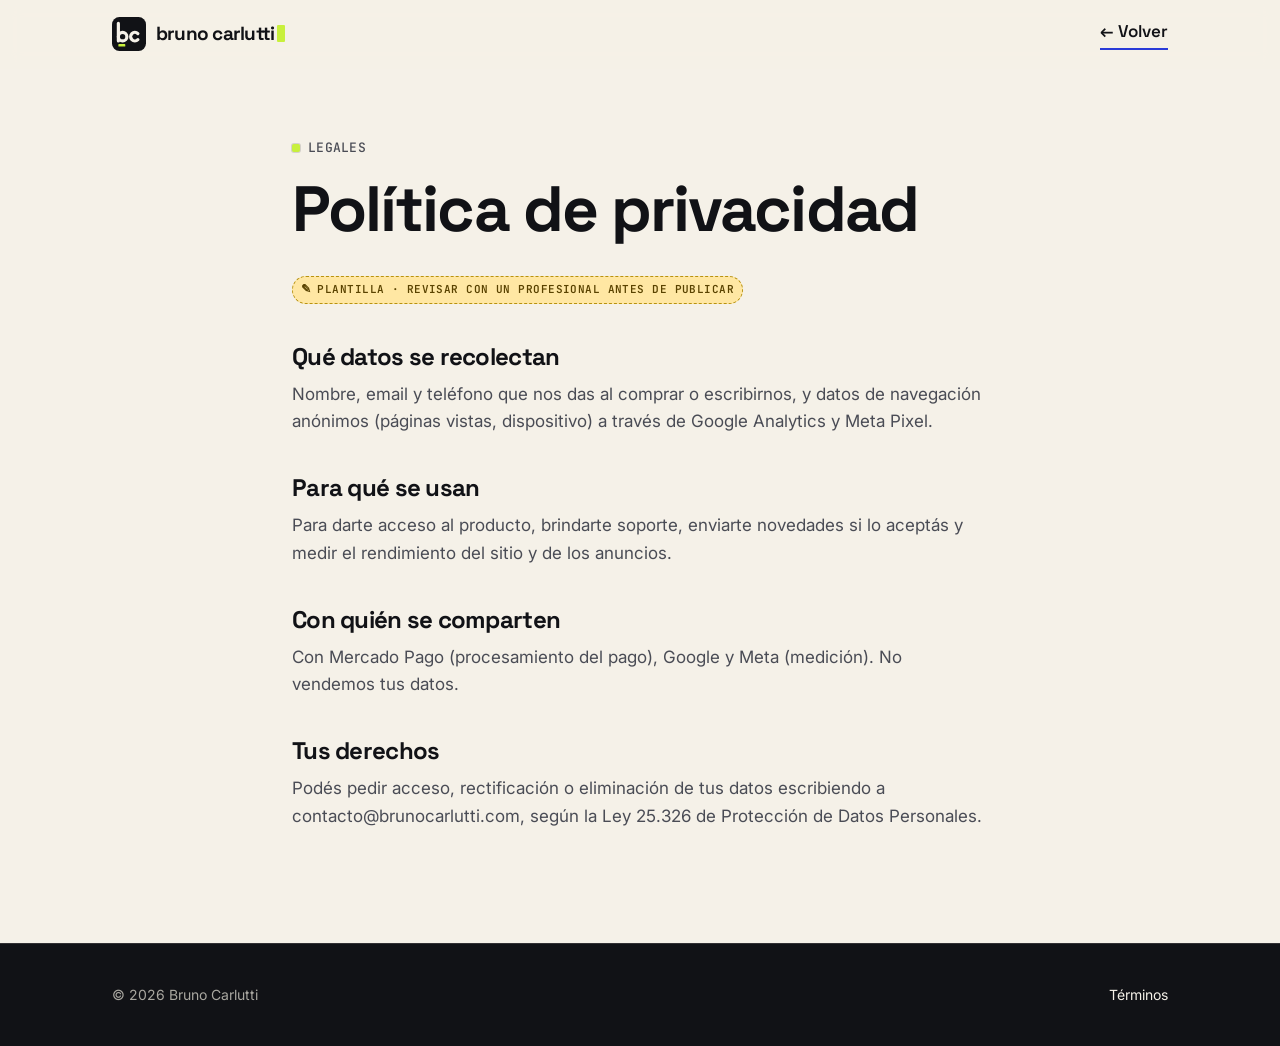
<file: privacidad.html>
<!doctype html>
<html lang="es-AR">
<head>
  <meta charset="utf-8">
  <meta name="viewport" content="width=device-width, initial-scale=1">
  <title>Política de privacidad · Bruno Carlutti</title>
  <link rel="icon" href="assets/brand/monograma.svg" type="image/svg+xml">
  <link rel="preconnect" href="https://fonts.googleapis.com">
  <link rel="preconnect" href="https://fonts.gstatic.com" crossorigin>
  <link href="https://fonts.googleapis.com/css2?family=Inter:wght@400;500;600&family=JetBrains+Mono:wght@500;600;700&family=Space+Grotesk:wght@500;600;700&display=swap" rel="stylesheet">
  <link rel="stylesheet" href="assets/css/styles.css">
</head>
<body>
  <header class="barra">
    <div class="contenedor barra__inner">
      <a href="index.html" class="logo"><img src="assets/brand/monograma.svg" alt="" width="34" height="34"><span class="logo__texto">bruno carlutti</span></a>
      <a href="index.html" class="enlace">← Volver</a>
    </div>
  </header>
  <main class="simple">
    <div class="contenedor">
      <p class="etiqueta">Legales</p>
      <h1>Política de privacidad</h1>
      <p><span class="pendiente">Plantilla · revisar con un profesional antes de publicar</span></p>

      <h2>Qué datos se recolectan</h2>
      <p>Nombre, email y teléfono que nos das al comprar o escribirnos, y datos de navegación anónimos (páginas vistas, dispositivo) a través de Google Analytics y Meta Pixel.</p>
      <h2>Para qué se usan</h2>
      <p>Para darte acceso al producto, brindarte soporte, enviarte novedades si lo aceptás y medir el rendimiento del sitio y de los anuncios.</p>
      <h2>Con quién se comparten</h2>
      <p>Con Mercado Pago (procesamiento del pago), Google y Meta (medición). No vendemos tus datos.</p>
      <h2>Tus derechos</h2>
      <p>Podés pedir acceso, rectificación o eliminación de tus datos escribiendo a contacto@brunocarlutti.com, según la Ley 25.326 de Protección de Datos Personales.</p>
    </div>
  </main>
  <footer class="pie tema-oscuro" style="padding-bottom:40px"><div class="contenedor pie__inner"><span>© <span data-anio>2026</span> Bruno Carlutti</span><nav aria-label="Legales"><a href="terminos.html">Términos</a></nav></div></footer>
  <script src="assets/js/main.js"></script>
</body>
</html>
</file>
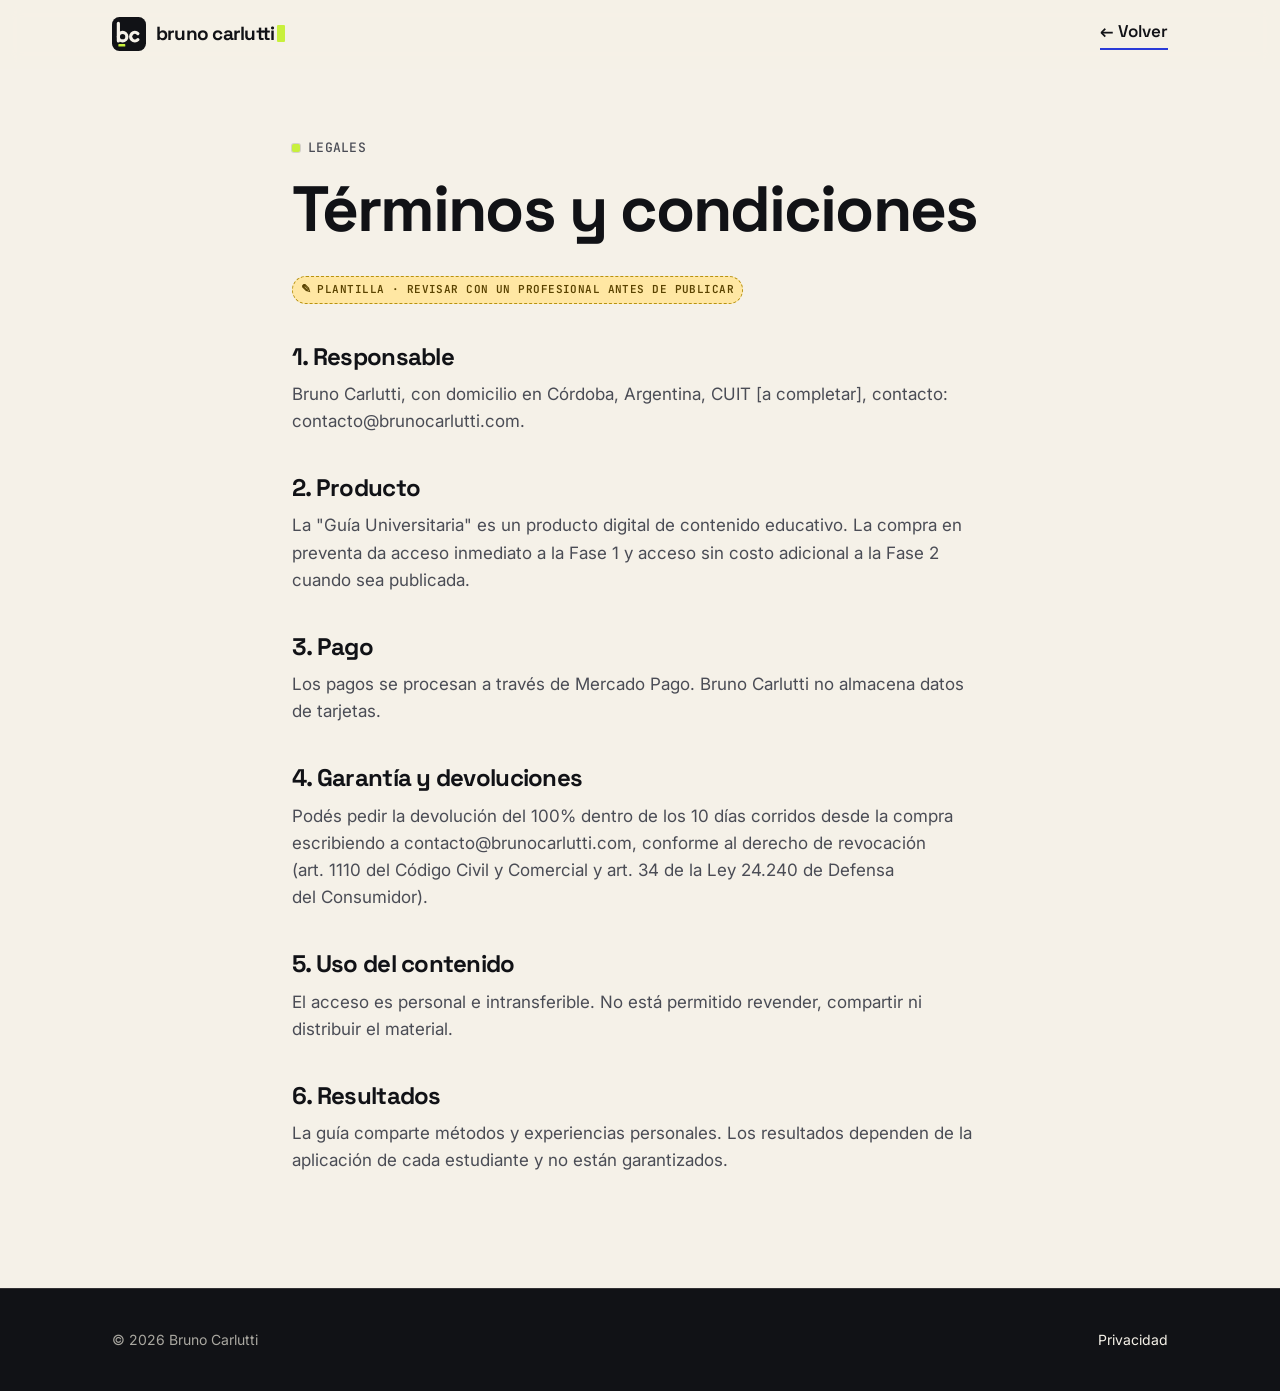
<file: terminos.html>
<!doctype html>
<html lang="es-AR">
<head>
  <meta charset="utf-8">
  <meta name="viewport" content="width=device-width, initial-scale=1">
  <title>Términos y condiciones · Bruno Carlutti</title>
  <link rel="icon" href="assets/brand/monograma.svg" type="image/svg+xml">
  <link rel="preconnect" href="https://fonts.googleapis.com">
  <link rel="preconnect" href="https://fonts.gstatic.com" crossorigin>
  <link href="https://fonts.googleapis.com/css2?family=Inter:wght@400;500;600&family=JetBrains+Mono:wght@500;600;700&family=Space+Grotesk:wght@500;600;700&display=swap" rel="stylesheet">
  <link rel="stylesheet" href="assets/css/styles.css">
</head>
<body>
  <header class="barra">
    <div class="contenedor barra__inner">
      <a href="index.html" class="logo"><img src="assets/brand/monograma.svg" alt="" width="34" height="34"><span class="logo__texto">bruno carlutti</span></a>
      <a href="index.html" class="enlace">← Volver</a>
    </div>
  </header>
  <main class="simple">
    <div class="contenedor">
      <p class="etiqueta">Legales</p>
      <h1>Términos y condiciones</h1>
      <p><span class="pendiente">Plantilla · revisar con un profesional antes de publicar</span></p>

      <h2>1. Responsable</h2>
      <p>Bruno Carlutti, con domicilio en Córdoba, Argentina, CUIT [a completar], contacto: contacto@brunocarlutti.com.</p>
      <h2>2. Producto</h2>
      <p>La "Guía Universitaria" es un producto digital de contenido educativo. La compra en preventa da acceso inmediato a la Fase 1 y acceso sin costo adicional a la Fase 2 cuando sea publicada.</p>
      <h2>3. Pago</h2>
      <p>Los pagos se procesan a través de Mercado Pago. Bruno Carlutti no almacena datos de tarjetas.</p>
      <h2>4. Garantía y devoluciones</h2>
      <p>Podés pedir la devolución del 100% dentro de los 10 días corridos desde la compra escribiendo a contacto@brunocarlutti.com, conforme al derecho de revocación (art. 1110 del Código Civil y Comercial y art. 34 de la Ley 24.240 de Defensa del Consumidor).</p>
      <h2>5. Uso del contenido</h2>
      <p>El acceso es personal e intransferible. No está permitido revender, compartir ni distribuir el material.</p>
      <h2>6. Resultados</h2>
      <p>La guía comparte métodos y experiencias personales. Los resultados dependen de la aplicación de cada estudiante y no están garantizados.</p>
    </div>
  </main>
  <footer class="pie tema-oscuro" style="padding-bottom:40px"><div class="contenedor pie__inner"><span>© <span data-anio>2026</span> Bruno Carlutti</span><nav aria-label="Legales"><a href="privacidad.html">Privacidad</a></nav></div></footer>
  <script src="assets/js/main.js"></script>
</body>
</html>
</file>
<file: assets/css/styles.css>
/* ==========================================================================
   Bruno Carlutti — Sistema de marca (propuesta v0.1)
   Concepto: "cuaderno de ingeniero + resaltador"
   ========================================================================== */

/* ---------- Tokens ---------- */
:root {
  /* Paleta */
  --papel: #F5F1E8;        /* hoja de cuaderno */
  --papel-2: #ECE6D8;      /* hoja sombreada */
  --tinta: #111216;        /* texto principal */
  --tinta-2: #4A4C55;      /* texto secundario */
  --resaltador: #C8F03C;   /* acento: verde fluo */
  --cobalto: #2A3BD8;      /* acento secundario: birome azul */
  --rojo: #E5484D;         /* corrección / tachado */
  --linea: rgba(17, 18, 22, .08);

  /* Roles (se redefinen en .tema-oscuro) */
  --bg: var(--papel);
  --bg-2: var(--papel-2);
  --fg: var(--tinta);
  --fg-2: var(--tinta-2);
  --borde: rgba(17, 18, 22, .14);
  --tarjeta: #FFFDF8;
  --cuadricula: var(--linea);

  /* Tipografía */
  --f-titulo: "Space Grotesk", "Arial", sans-serif;
  --f-texto: "Inter", system-ui, -apple-system, "Segoe UI", sans-serif;
  --f-mono: "JetBrains Mono", ui-monospace, "Consolas", monospace;

  /* Escala */
  --r: 14px;
  --r-lg: 22px;
  --sombra: 0 1px 0 rgba(17,18,22,.06), 0 12px 32px -12px rgba(17,18,22,.18);
  --ancho: 1120px;
  --gutter: 16px;
}

.tema-oscuro {
  --bg: var(--tinta);
  --bg-2: #1A1C22;
  --fg: var(--papel);
  --fg-2: #A9A7A0;
  --borde: rgba(245, 241, 232, .14);
  --tarjeta: #1A1C22;
  --cuadricula: rgba(245, 241, 232, .05);
}

/* ---------- Base ---------- */
*, *::before, *::after { box-sizing: border-box; }
html { scroll-behavior: smooth; -webkit-text-size-adjust: 100%; }
@media (prefers-reduced-motion: reduce) { html { scroll-behavior: auto; } }
body {
  margin: 0;
  background: var(--papel);
  color: var(--tinta);
  font-family: var(--f-texto);
  font-size: 17px;
  line-height: 1.6;
  -webkit-font-smoothing: antialiased;
  overflow-x: hidden;
}
img { max-width: 100%; display: block; }
a { color: inherit; }
h1, h2, h3, h4 {
  font-family: var(--f-titulo);
  line-height: 1.05;
  letter-spacing: -0.03em;
  margin: 0 0 .5em;
  text-wrap: balance;
}
p { margin: 0 0 1em; text-wrap: pretty; }
:focus-visible { outline: 3px solid var(--cobalto); outline-offset: 3px; border-radius: 6px; }

.contenedor { width: 100%; max-width: var(--ancho); margin: 0 auto; padding: 0 var(--gutter); }
@media (min-width: 768px) { :root { --gutter: 32px; } }

.seccion { background: var(--bg); color: var(--fg); padding: 88px 0; position: relative; }
@media (min-width: 900px) { .seccion { padding: 120px 0; } }
.cuadriculado {
  background-image:
    linear-gradient(var(--cuadricula) 1px, transparent 1px),
    linear-gradient(90deg, var(--cuadricula) 1px, transparent 1px);
  background-size: 28px 28px;
  background-position: -1px -1px;
}

/* ---------- Utilidades de marca ---------- */
.etiqueta {
  font-family: var(--f-mono);
  font-size: 13px;
  font-weight: 500;
  letter-spacing: .02em;
  text-transform: uppercase;
  color: var(--fg-2);
  display: inline-flex; align-items: center; gap: 8px;
  margin-bottom: 18px;
}
.etiqueta::before { content: ""; width: 8px; height: 8px; background: var(--resaltador); border-radius: 2px; box-shadow: 0 0 0 1px var(--borde); }

.resaltado {
  background: linear-gradient(104deg, transparent .2em, var(--resaltador) .2em, var(--resaltador) calc(100% - .15em), transparent calc(100% - .15em));
  background-size: 100% 46%;
  background-position: 0 82%;
  background-repeat: no-repeat;
  padding: 0 .08em;
  -webkit-box-decoration-break: clone; box-decoration-break: clone;
}
.tema-oscuro .resaltado { color: var(--tinta); background-size: 100% 100%; background-position: 0 0; border-radius: 4px; padding: 0 .15em; }
.tachado { text-decoration: line-through; text-decoration-color: var(--rojo); text-decoration-thickness: 3px; }
.mono { font-family: var(--f-mono); }
.titulo-seccion { font-size: clamp(34px, 6vw, 60px); max-width: 16ch; }
.bajada { font-size: 19px; color: var(--fg-2); max-width: 58ch; }

/* Badge "A completar" — marca contenido pendiente para Bruno */
.pendiente {
  display: inline-flex; align-items: center; gap: 6px;
  font-family: var(--f-mono); font-size: 11px; font-weight: 600; text-transform: uppercase; letter-spacing: .04em;
  background: #FFE7A3; color: #5A4300; border: 1px dashed #B8920F;
  padding: 3px 8px; border-radius: 999px; vertical-align: middle; max-width: 100%;
}
.pendiente::before { content: "✎"; font-size: 12px; }

/* ---------- Botones ---------- */
.boton {
  --b-bg: var(--tinta); --b-fg: var(--papel);
  display: inline-flex; align-items: center; justify-content: center; gap: 10px;
  min-height: 56px; padding: 0 26px;
  background: var(--b-bg); color: var(--b-fg);
  font-family: var(--f-titulo); font-weight: 700; font-size: 18px; letter-spacing: -0.01em;
  text-decoration: none; border: 2px solid var(--tinta); border-radius: 12px;
  box-shadow: 4px 4px 0 var(--resaltador);
  transition: transform .15s ease, box-shadow .15s ease;
  cursor: pointer;
}
.boton:hover { transform: translate(-2px, -2px); box-shadow: 6px 6px 0 var(--resaltador); }
.boton:active { transform: translate(2px, 2px); box-shadow: 2px 2px 0 var(--resaltador); }
.boton .flecha { transition: transform .15s ease; }
.boton:hover .flecha { transform: translateX(4px); }
.boton--resaltador { --b-bg: var(--resaltador); --b-fg: var(--tinta); box-shadow: 4px 4px 0 var(--tinta); }
.boton--resaltador:hover { box-shadow: 6px 6px 0 var(--tinta); }
.tema-oscuro .boton--resaltador { border-color: var(--resaltador); box-shadow: 4px 4px 0 var(--papel); }
.boton--ancho { width: 100%; }
.enlace {
  font-family: var(--f-titulo); font-weight: 600; text-decoration: none;
  border-bottom: 2px solid var(--cobalto); padding-bottom: 2px; color: var(--fg);
}
.enlace:hover { color: var(--cobalto); }

/* ---------- Barra superior ---------- */
.barra {
  position: sticky; top: 0; z-index: 50;
  background: color-mix(in srgb, var(--papel) 88%, transparent);
  backdrop-filter: saturate(1.4) blur(10px); -webkit-backdrop-filter: saturate(1.4) blur(10px);
  border-bottom: 1px solid transparent; transition: border-color .2s;
}
.barra.con-borde { border-bottom-color: var(--borde); }
.barra__inner { display: flex; align-items: center; justify-content: space-between; height: 68px; gap: 16px; }
.logo { display: inline-flex; align-items: center; gap: 10px; text-decoration: none; color: var(--tinta); }
.logo img { width: 34px; height: 34px; }
.logo__texto { font-family: var(--f-titulo); font-weight: 700; font-size: 19px; letter-spacing: -0.04em; }
.logo__texto::after { content: ""; display: inline-block; width: .42em; height: .9em; background: var(--resaltador); margin-left: 3px; vertical-align: -0.1em; border-radius: 1px; animation: cursor 1.1s steps(1) infinite; }
@keyframes cursor { 50% { opacity: 0; } }
@media (prefers-reduced-motion: reduce) { .logo__texto::after { animation: none; } }
.nav { display: none; gap: 28px; align-items: center; }
.nav a { text-decoration: none; font-weight: 500; font-size: 15px; color: var(--tinta-2); }
.nav a:hover { color: var(--tinta); }
.barra .boton { min-height: 42px; font-size: 15px; padding: 0 16px; box-shadow: 3px 3px 0 var(--resaltador); }
@media (min-width: 900px) { .nav { display: flex; } }
@media (max-width: 420px) { .barra .boton { display: none; } }

/* ---------- Hero ---------- */
.hero { padding: 48px 0 72px; }
@media (min-width: 900px) { .hero { padding: 80px 0 110px; } }
.hero__grid { display: grid; gap: 48px; align-items: center; }
@media (min-width: 960px) { .hero__grid { grid-template-columns: 1.1fr .9fr; gap: 64px; } }
.hero h1 { font-size: clamp(44px, 9vw, 84px); max-width: 12ch; }
.hero .bajada { margin-bottom: 32px; }
.hero__acciones { display: flex; flex-wrap: wrap; align-items: center; gap: 20px 28px; }

/* Tarjeta "boletín" con notas reales */
.boletin {
  background: var(--tarjeta); border: 2px solid var(--tinta); border-radius: var(--r-lg);
  box-shadow: 8px 8px 0 var(--tinta); overflow: hidden; position: relative;
  transform: rotate(1.2deg);
}
.boletin__barra { display: flex; align-items: center; gap: 8px; padding: 12px 16px; border-bottom: 2px solid var(--tinta); background: var(--papel-2); }
.boletin__barra span.punto { width: 11px; height: 11px; border-radius: 50%; border: 1.5px solid var(--tinta); }
.boletin__barra span.punto:nth-child(1) { background: var(--rojo); }
.boletin__barra span.punto:nth-child(2) { background: #F5C33B; }
.boletin__barra span.punto:nth-child(3) { background: var(--resaltador); }
.boletin__barra .mono { margin-left: 8px; font-size: 13px; color: var(--tinta-2); }
.boletin table { width: 100%; border-collapse: collapse; font-size: 15px; }
.boletin td { padding: 9px 18px; border-bottom: 1px dashed var(--borde); }
.boletin td:last-child { text-align: right; font-family: var(--f-mono); font-weight: 600; width: 60px; }
.boletin tr.diez td:last-child span { background: var(--resaltador); padding: 1px 6px; border-radius: 4px; }
.boletin__pie { display: flex; justify-content: space-between; align-items: baseline; padding: 14px 18px 16px; font-family: var(--f-mono); font-size: 14px; background: var(--tinta); color: var(--papel); }
.boletin__pie strong { font-size: 24px; color: var(--resaltador); }
.sello {
  position: absolute; right: -10px; top: 56px; transform: rotate(-12deg);
  font-family: var(--f-mono); font-weight: 700; font-size: 13px; text-transform: uppercase; letter-spacing: .06em;
  color: var(--cobalto); border: 2.5px solid var(--cobalto); border-radius: 8px; padding: 6px 10px; background: rgba(255,253,248,.9);
}
@media (min-width: 480px) { .sello { right: 18px; } }

/* Franja de credibilidad */
.franja { border-top: 2px solid var(--tinta); border-bottom: 2px solid var(--tinta); background: var(--resaltador); overflow: hidden; }
.franja__pista { display: flex; gap: 40px; padding: 14px 0; width: max-content; animation: marquesina 32s linear infinite; }
.franja__pista span { font-family: var(--f-mono); font-weight: 600; font-size: 14px; text-transform: uppercase; white-space: nowrap; display: inline-flex; align-items: center; gap: 40px; }
.franja__pista span::after { content: "✦"; }
@keyframes marquesina { to { transform: translateX(-50%); } }
@media (prefers-reduced-motion: reduce) { .franja__pista { animation: none; flex-wrap: wrap; width: auto; justify-content: center; padding: 14px var(--gutter); gap: 8px 24px; } }

/* ---------- Problema ---------- */
.mitos { list-style: none; padding: 0; margin: 40px 0; display: grid; gap: 14px; max-width: 720px; }
.mitos li { display: flex; gap: 16px; align-items: flex-start; font-size: clamp(20px, 3.2vw, 26px); font-family: var(--f-titulo); font-weight: 500; letter-spacing: -0.02em; line-height: 1.25; }
.mitos li::before { content: "✕"; flex: none; font-family: var(--f-mono); color: var(--rojo); font-size: 18px; margin-top: 4px; width: 28px; height: 28px; border: 1.5px solid currentColor; border-radius: 6px; display: grid; place-items: center; }
.giro { font-size: clamp(22px, 3.5vw, 30px); font-family: var(--f-titulo); font-weight: 700; max-width: 26ch; line-height: 1.2; letter-spacing: -0.02em; }
.historia { max-width: 640px; color: var(--fg-2); font-size: 18px; }
.historia strong { color: var(--fg); }

/* ---------- Sobre mí ---------- */
.sobre__grid { display: grid; gap: 48px; }
@media (min-width: 960px) { .sobre__grid { grid-template-columns: .95fr 1.05fr; gap: 72px; align-items: start; } }
.datos { display: grid; grid-template-columns: repeat(2, 1fr); gap: 12px; margin: 32px 0; }
.dato { border: 2px solid var(--tinta); border-radius: var(--r); padding: 16px; background: var(--tarjeta); }
.dato .pendiente { font-size: 10px; }
.dato strong { display: block; font-family: var(--f-titulo); font-size: 34px; letter-spacing: -0.04em; line-height: 1; margin-bottom: 6px; }
.dato span { font-size: 14px; color: var(--tinta-2); line-height: 1.35; display: block; }
.dato--acento { background: var(--resaltador); }
.dato--acento span { color: var(--tinta); }

.bento { display: grid; grid-template-columns: repeat(6, 1fr); grid-auto-rows: 92px; gap: 10px; }
@media (min-width: 600px) { .bento { grid-auto-rows: 120px; gap: 12px; } }
.bento figure { margin: 0; position: relative; border-radius: var(--r); overflow: hidden; border: 2px solid var(--tinta); background: var(--papel-2); }
.bento img { width: 100%; height: 100%; object-fit: cover; }
.bento figcaption { position: absolute; left: 8px; bottom: 8px; font-family: var(--f-mono); font-size: 11px; text-transform: uppercase; background: var(--tinta); color: var(--papel); padding: 3px 7px; border-radius: 6px; }
.b-1 { grid-column: span 3; grid-row: span 3; }
.b-2 { grid-column: span 3; grid-row: span 2; }
.b-3 { grid-column: span 3; grid-row: span 2; }
.b-4 { grid-column: span 3; grid-row: span 2; }
.b-5 { grid-column: span 3; grid-row: span 1; }
.b-6 { grid-column: span 6; grid-row: span 2; }
.b-6 img { object-position: center 40%; }

/* ---------- La guía ---------- */
.fases { display: grid; gap: 24px; margin-top: 56px; }
@media (min-width: 900px) { .fases { grid-template-columns: 1fr 1fr; } }
.fase { border: 2px solid var(--borde); border-radius: var(--r-lg); padding: 28px; background: var(--tarjeta); display: flex; flex-direction: column; }
@media (min-width: 600px) { .fase { padding: 36px; } }
.fase--activa { border-color: var(--resaltador); box-shadow: 0 0 0 4px rgba(200,240,60,.15); }
.fase__cabecera { display: flex; justify-content: space-between; align-items: center; gap: 12px; margin-bottom: 22px; flex-wrap: wrap; }
.estado { font-family: var(--f-mono); font-size: 12px; font-weight: 600; text-transform: uppercase; padding: 5px 10px; border-radius: 999px; }
.estado--ok { background: var(--resaltador); color: var(--tinta); }
.estado--pronto { border: 1.5px dashed var(--fg-2); color: var(--fg-2); }
.fase h3 { font-size: clamp(28px, 4vw, 38px); }
.fase__dolor { font-family: var(--f-titulo); font-weight: 500; font-style: italic; color: var(--fg-2); font-size: 19px; margin-bottom: 14px; }
.fase p { color: var(--fg-2); }
.modulos { list-style: none; padding: 0; margin: 20px 0 0; border-top: 1px solid var(--borde); }
.modulos li { display: grid; grid-template-columns: 52px 1fr; gap: 10px; padding: 14px 0; border-bottom: 1px solid var(--borde); align-items: baseline; }
.modulos .mono { color: var(--resaltador); font-size: 13px; font-weight: 600; }
.fase:not(.fase--activa) .modulos .mono { color: var(--fg-2); }
.modulos strong { font-family: var(--f-titulo); font-weight: 600; font-size: 18px; letter-spacing: -0.01em; display: block; }
.modulos small { color: var(--fg-2); font-size: 14px; }

/* ---------- Cómo funciona ---------- */
.pasos { display: grid; gap: 16px; margin-top: 48px; counter-reset: paso; }
@media (min-width: 860px) { .pasos { grid-template-columns: repeat(3, 1fr); gap: 20px; } }
.paso { background: var(--tarjeta); border: 2px solid var(--tinta); border-radius: var(--r-lg); padding: 28px; position: relative; }
.paso__num { font-family: var(--f-mono); font-size: 13px; font-weight: 600; display: inline-block; background: var(--tinta); color: var(--resaltador); padding: 4px 10px; border-radius: 6px; margin-bottom: 18px; }
.paso h3 { font-size: 24px; }
.paso p { color: var(--tinta-2); margin: 0; font-size: 16px; }
.formatos { display: flex; flex-wrap: wrap; gap: 10px; margin-top: 32px; align-items: center; }
.chip { font-family: var(--f-mono); font-size: 13px; border: 1.5px solid var(--tinta); border-radius: 999px; padding: 6px 14px; background: var(--tarjeta); }

/* ---------- Testimonios ---------- */
.testimonios { display: grid; gap: 16px; margin-top: 48px; }
@media (min-width: 860px) { .testimonios { grid-template-columns: repeat(3, 1fr); gap: 20px; } }
.testimonio { border: 2px dashed var(--fg-2); border-radius: var(--r-lg); padding: 28px; background: var(--bg-2); display: flex; flex-direction: column; gap: 18px; }
.testimonio blockquote { margin: 0; font-family: var(--f-titulo); font-size: 20px; font-weight: 500; line-height: 1.35; letter-spacing: -0.01em; }
.testimonio footer { display: flex; align-items: center; gap: 12px; margin-top: auto; }
.avatar { width: 44px; height: 44px; border-radius: 50%; background: var(--resaltador); color: var(--tinta); display: grid; place-items: center; font-family: var(--f-titulo); font-weight: 700; flex: none; }
.testimonio footer strong { display: block; font-size: 15px; }
.testimonio footer span { font-size: 13px; color: var(--fg-2); }
.aviso-pendiente { margin-top: 24px; font-size: 15px; color: var(--fg-2); display: flex; gap: 10px; align-items: center; flex-wrap: wrap; }

/* ---------- Oferta ---------- */
.oferta__grid { display: grid; gap: 40px; align-items: start; }
@media (min-width: 960px) { .oferta__grid { grid-template-columns: .9fr 1.1fr; gap: 64px; } }
.ticket { background: var(--tarjeta); color: var(--tinta); border: 2px solid var(--tinta); border-radius: var(--r-lg); box-shadow: 10px 10px 0 var(--resaltador); overflow: hidden; }
.tema-oscuro .ticket { background: var(--papel); }
.ticket__cabecera { padding: 24px 28px; border-bottom: 2px dashed var(--tinta); display: flex; justify-content: space-between; align-items: center; gap: 12px; flex-wrap: wrap; }
.ticket__cabecera h3 { margin: 0; font-size: 26px; }
.ticket__cuerpo { padding: 24px 28px 28px; }
.incluye { list-style: none; padding: 0; margin: 0 0 24px; display: grid; gap: 14px; }
.incluye li { display: grid; grid-template-columns: 28px 1fr; gap: 12px; }
.incluye .icono { width: 26px; height: 26px; border-radius: 7px; display: grid; place-items: center; font-size: 14px; font-weight: 700; border: 2px solid var(--tinta); background: var(--resaltador); margin-top: 1px; }
.incluye .icono--pronto { background: transparent; border-style: dashed; }
.incluye strong { font-family: var(--f-titulo); font-size: 17px; display: block; line-height: 1.3; }
.incluye small { color: var(--tinta-2); font-size: 14px; line-height: 1.45; display: block; }
.subtitulo-lista { font-family: var(--f-mono); font-size: 12px; text-transform: uppercase; color: var(--tinta-2); margin: 0 0 12px; letter-spacing: .03em; }
.precio { border-top: 2px solid var(--tinta); padding-top: 22px; margin-top: 4px; }
.precio__fila { display: flex; align-items: baseline; gap: 14px; flex-wrap: wrap; }
.precio__monto { font-family: var(--f-titulo); font-weight: 700; font-size: clamp(48px, 9vw, 64px); letter-spacing: -0.05em; line-height: 1; }
.precio__monto small { font-size: 18px; letter-spacing: 0; color: var(--tinta-2); margin-left: 4px; }
.precio__antes { font-family: var(--f-mono); font-size: 15px; }
.precio__nota { font-size: 14px; color: var(--tinta-2); margin: 8px 0 18px; }
.cuenta { display: grid; grid-template-columns: repeat(4, 1fr); gap: 8px; margin: 0 0 20px; }
.cuenta div { background: var(--tinta); color: var(--papel); border-radius: 10px; text-align: center; padding: 10px 4px 8px; }
.cuenta strong { display: block; font-family: var(--f-mono); font-size: 24px; line-height: 1.1; color: var(--resaltador); }
.cuenta span { font-family: var(--f-mono); font-size: 10px; text-transform: uppercase; letter-spacing: .06em; opacity: .75; }
.garantia { display: flex; gap: 14px; align-items: flex-start; margin-top: 20px; padding: 16px; border-radius: var(--r); background: var(--papel-2); font-size: 14px; line-height: 1.5; }
.garantia svg { flex: none; }
.garantia strong { font-family: var(--f-titulo); font-size: 16px; display: block; }
.pago-seguro { text-align: center; font-size: 13px; color: var(--tinta-2); margin: 12px 0 0; }

/* ---------- FAQ ---------- */
.faq { max-width: 820px; margin-top: 40px; border-top: 2px solid var(--tinta); }
.faq details { border-bottom: 2px solid var(--tinta); }
.faq summary {
  list-style: none; cursor: pointer; padding: 22px 48px 22px 0; position: relative;
  font-family: var(--f-titulo); font-weight: 600; font-size: clamp(19px, 2.6vw, 23px); letter-spacing: -0.02em; line-height: 1.3;
}
.faq summary::-webkit-details-marker { display: none; }
.faq summary::after {
  content: "+"; position: absolute; right: 0; top: 18px; width: 34px; height: 34px; border-radius: 8px;
  border: 2px solid var(--tinta); display: grid; place-items: center; font-family: var(--f-mono); font-size: 20px; transition: transform .2s, background .2s;
}
.faq details[open] summary::after { content: "−"; background: var(--resaltador); }
.faq .respuesta { padding: 0 0 24px; color: var(--tinta-2); max-width: 66ch; }
.faq .respuesta p:last-child { margin-bottom: 0; }

/* ---------- Cierre ---------- */
.cierre { text-align: center; }
.cierre h2 { font-size: clamp(40px, 8vw, 80px); margin: 0 auto 24px; max-width: 14ch; }
.cierre .bajada { margin: 0 auto 36px; }
.redes { display: flex; justify-content: center; gap: 12px; margin-top: 36px; flex-wrap: wrap; }
.red { display: inline-flex; align-items: center; gap: 8px; text-decoration: none; font-weight: 600; font-size: 15px; border: 1.5px solid var(--borde); border-radius: 999px; padding: 10px 16px; color: var(--fg); }
.red:hover { border-color: var(--resaltador); }

/* ---------- Footer ---------- */
.pie { background: var(--tinta); color: var(--fg-2); border-top: 1px solid var(--borde); padding: 40px 0 120px; font-size: 14px; }
@media (min-width: 900px) { .pie { padding-bottom: 40px; } }
.pie__inner { display: flex; flex-wrap: wrap; gap: 20px 32px; justify-content: space-between; align-items: center; }
.pie nav { display: flex; gap: 20px; flex-wrap: wrap; }
.pie a { color: var(--papel); text-decoration: none; }
.pie a:hover { color: var(--resaltador); }
.pie .logo { color: var(--papel); }

/* ---------- CTA fijo mobile ---------- */
.cta-fijo {
  position: fixed; left: 12px; right: 12px; bottom: 12px; z-index: 60;
  transform: translateY(140%); transition: transform .3s ease;
}
.cta-fijo.visible { transform: none; }
.cta-fijo .boton { width: 100%; box-shadow: 4px 4px 0 var(--tinta); border-color: var(--tinta); }
@media (min-width: 900px) { .cta-fijo { display: none; } }

/* ---------- Animación de entrada (progresiva) ----------
   El contenido es visible por defecto. Solo si JS corre y el usuario no pidió
   menos movimiento, los bloques arrancan levemente desplazados (nunca invisibles
   del todo), así un scroll rápido nunca muestra la pantalla vacía. */
.js .aparece { opacity: .35; transform: translateY(14px); transition: opacity .4s ease, transform .4s ease; }
.js .aparece.visto { opacity: 1; transform: none; }
@media (prefers-reduced-motion: reduce) { .js .aparece { opacity: 1; transform: none; transition: none; } }

/* ---------- Páginas simples (gracias / legales) ---------- */
.simple { min-height: 70vh; padding: 64px 0 96px; }
.simple .contenedor { max-width: 760px; }
.simple h1 { font-size: clamp(38px, 7vw, 64px); }
.simple h2 { font-size: 24px; margin-top: 40px; }
.simple p, .simple li { color: var(--tinta-2); }
.lista-pasos { padding-left: 0; list-style: none; counter-reset: p; display: grid; gap: 12px; margin: 28px 0; }
.lista-pasos li { counter-increment: p; display: grid; grid-template-columns: 40px 1fr; gap: 12px; background: var(--tarjeta); border: 2px solid var(--tinta); border-radius: var(--r); padding: 16px; color: var(--tinta); }
.lista-pasos li::before { content: "0" counter(p); font-family: var(--f-mono); font-weight: 600; background: var(--resaltador); border-radius: 6px; display: grid; place-items: center; height: 32px; }

/* ---------- Hoja de marca ---------- */
.marca-hero h1 { font-size: clamp(44px, 9vw, 96px); }
.bloque-marca { padding: 56px 0; border-top: 2px solid var(--tinta); }
.bloque-marca > .contenedor > h2 { font-size: clamp(28px, 4vw, 40px); }
.logos { display: grid; gap: 16px; grid-template-columns: 1fr; }
@media (min-width: 760px) { .logos { grid-template-columns: 2fr 1fr 1fr; } }
.logo-caja { border: 2px solid var(--tinta); border-radius: var(--r-lg); min-height: 200px; display: grid; place-items: center; padding: 32px; position: relative; }
.logo-caja .mono { position: absolute; left: 14px; top: 12px; font-size: 11px; text-transform: uppercase; color: var(--tinta-2); }
.logo-caja--oscura { background: var(--tinta); }
.logo-caja--oscura .mono { color: #A9A7A0; }
.logo-caja--resaltador { background: var(--resaltador); }
.wordmark-grande { font-family: var(--f-titulo); font-weight: 700; font-size: clamp(36px, 6vw, 56px); letter-spacing: -0.045em; }
.wordmark-grande::after { content: ""; display: inline-block; width: .42em; height: .85em; background: var(--resaltador); margin-left: 4px; vertical-align: -0.08em; border-radius: 2px; }
.paleta { display: grid; gap: 12px; grid-template-columns: repeat(2, 1fr); }
@media (min-width: 760px) { .paleta { grid-template-columns: repeat(5, 1fr); } }
.color { border: 2px solid var(--tinta); border-radius: var(--r); overflow: hidden; background: var(--tarjeta); }
.color__muestra { height: 120px; }
.color__info { padding: 12px 14px; font-size: 14px; }
.color__info strong { font-family: var(--f-titulo); display: block; font-size: 17px; }
.color__info .mono { font-size: 12px; color: var(--tinta-2); }
.tipos { display: grid; gap: 16px; }
@media (min-width: 860px) { .tipos { grid-template-columns: 1.3fr 1fr 1fr; } }
.tipo { border: 2px solid var(--tinta); border-radius: var(--r-lg); padding: 24px; background: var(--tarjeta); }
.tipo .muestra { font-size: 64px; line-height: 1; margin: 12px 0; }
.tono { display: grid; gap: 16px; }
@media (min-width: 760px) { .tono { grid-template-columns: 1fr 1fr; } }
.tono div { border-radius: var(--r-lg); padding: 24px; border: 2px solid var(--tinta); }
.tono .si { background: var(--resaltador); }
.tono .no { background: var(--papel-2); }
.tono ul { margin: 12px 0 0; padding-left: 20px; }
.tono li { margin-bottom: 8px; }
.componentes { display: flex; flex-wrap: wrap; gap: 20px; align-items: center; }
</file>
